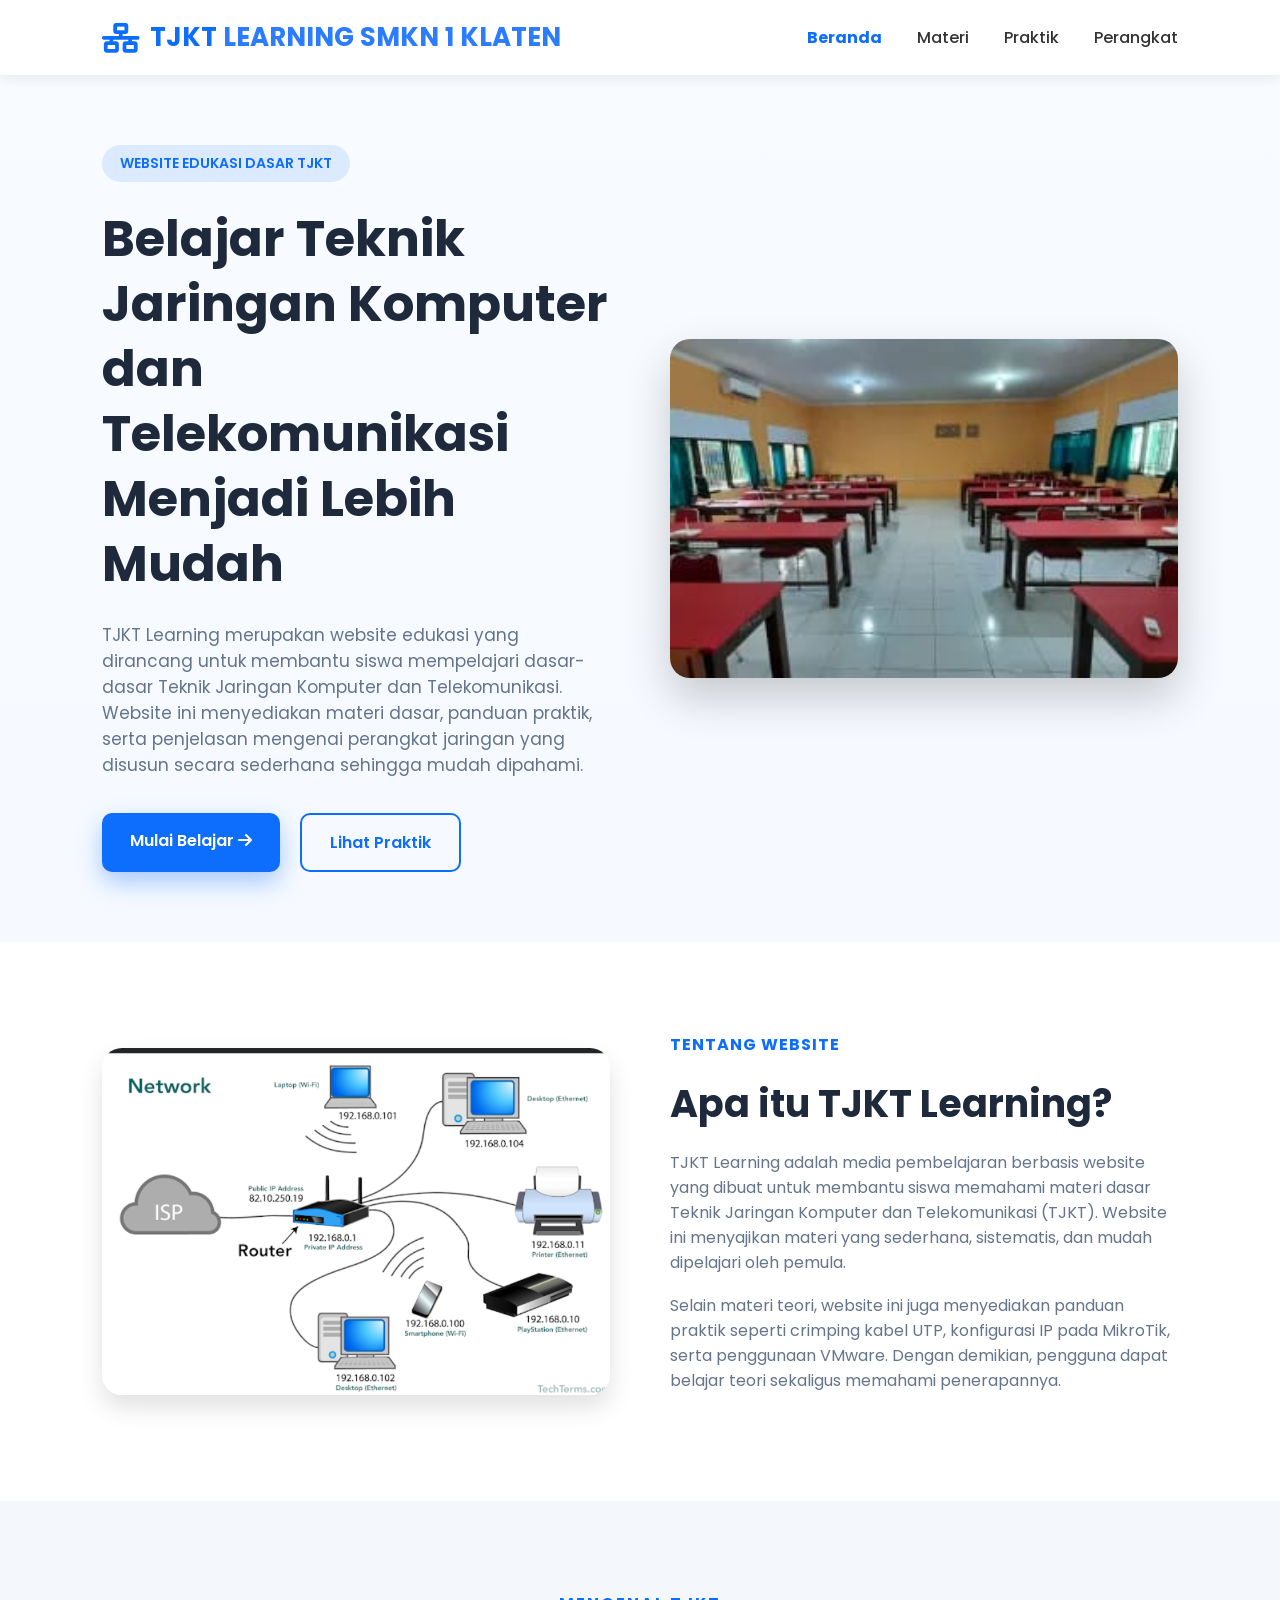
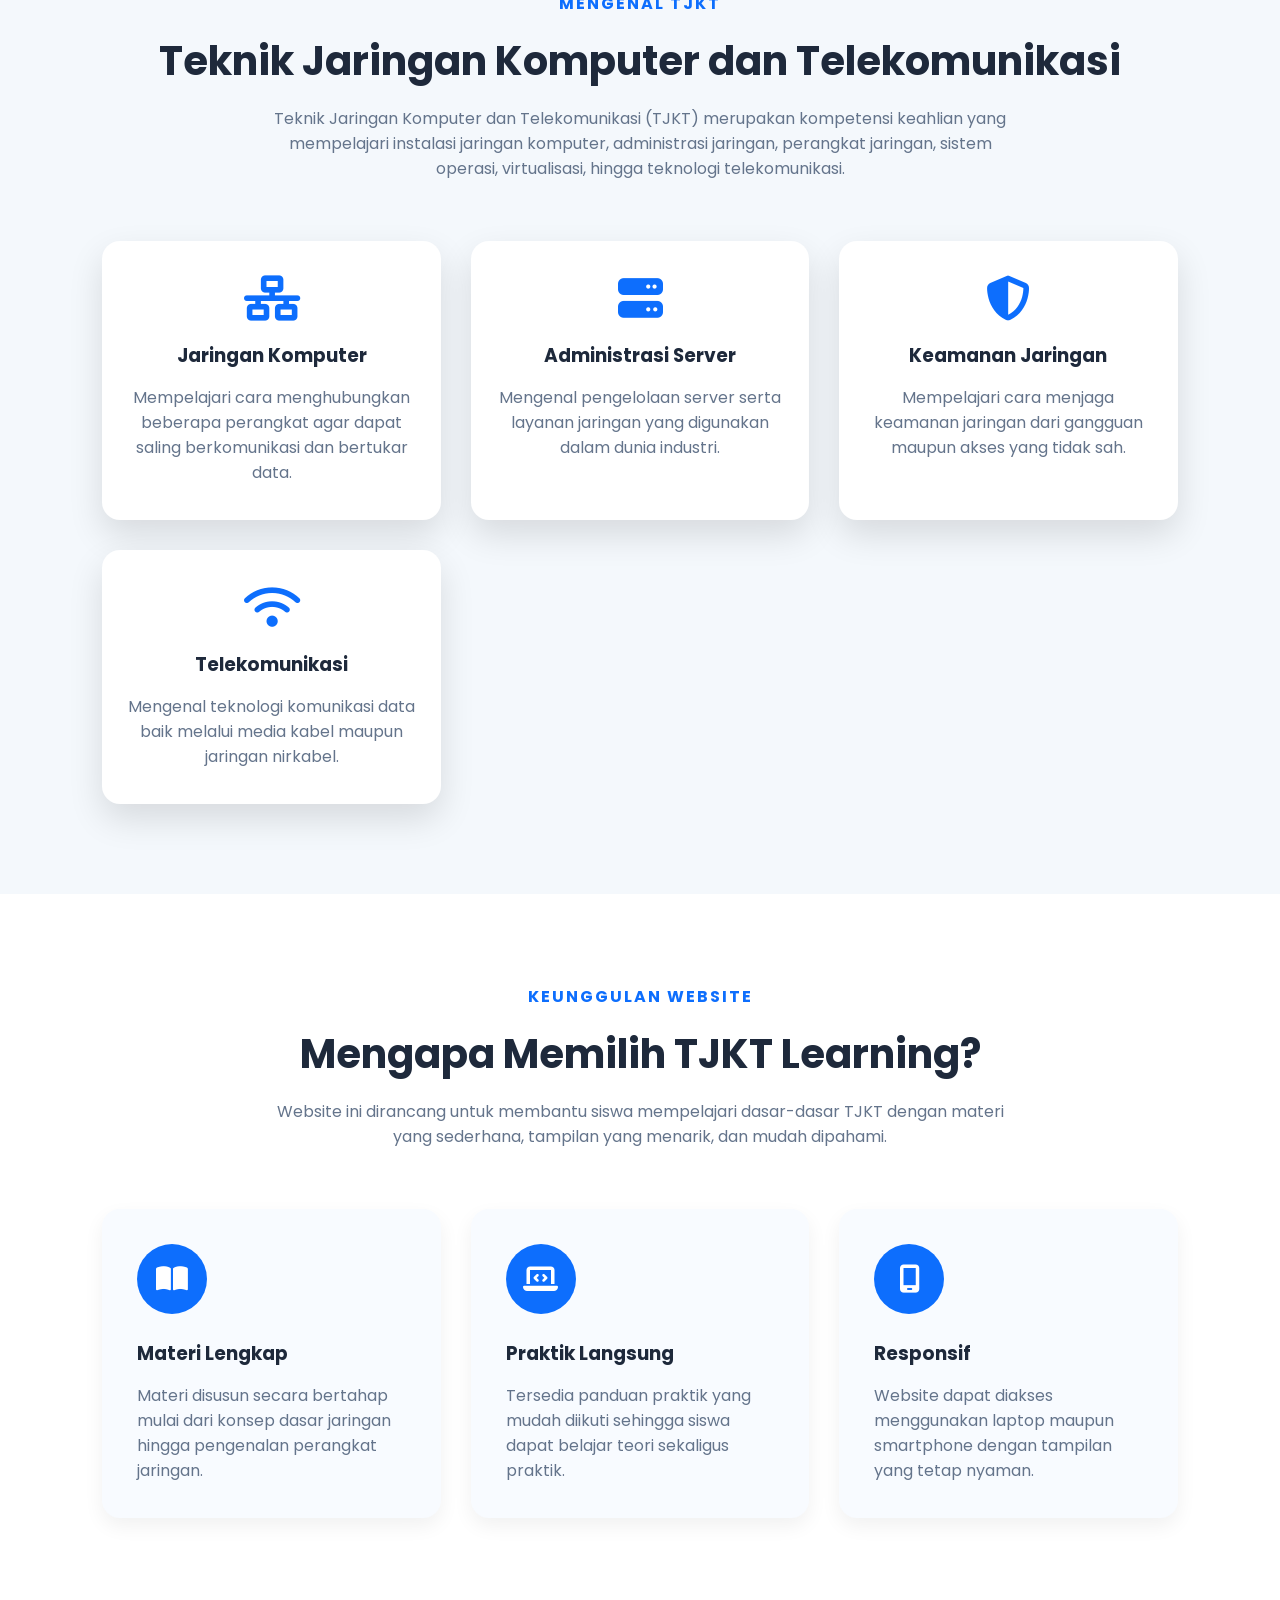
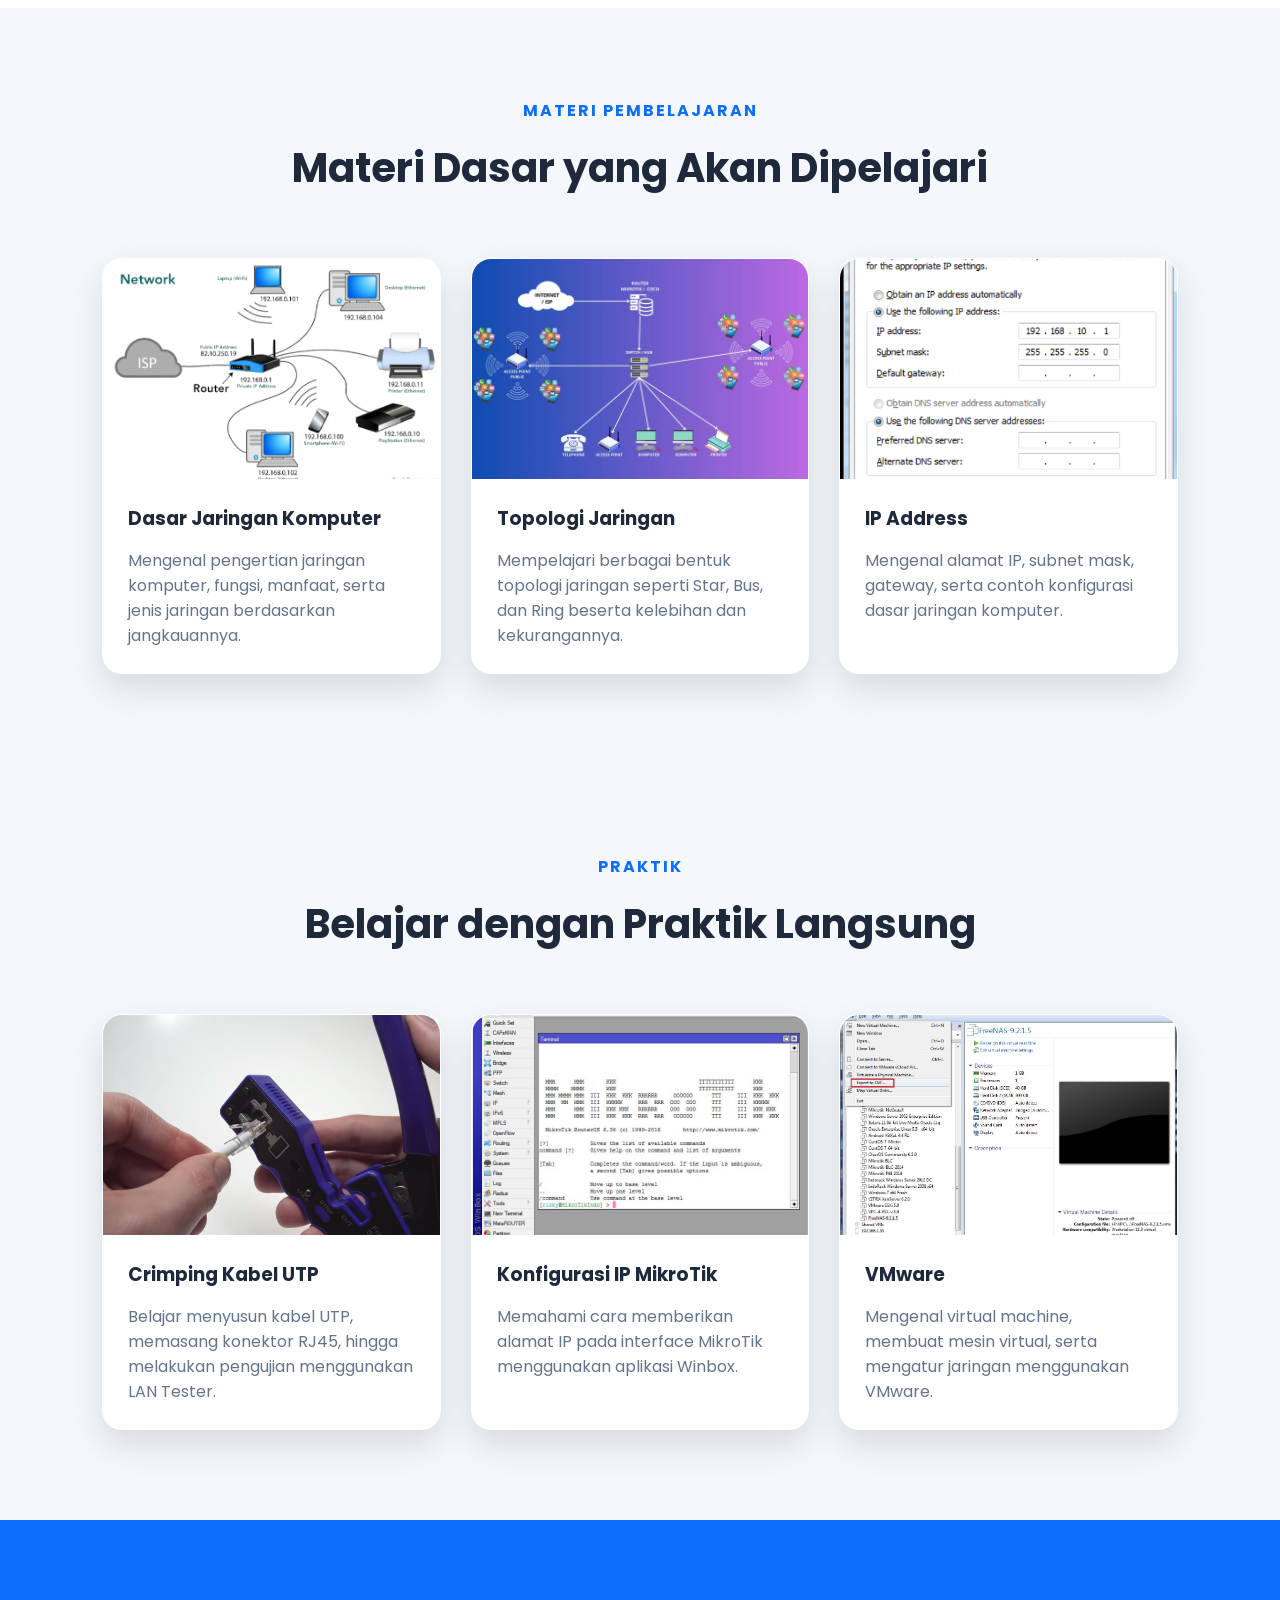
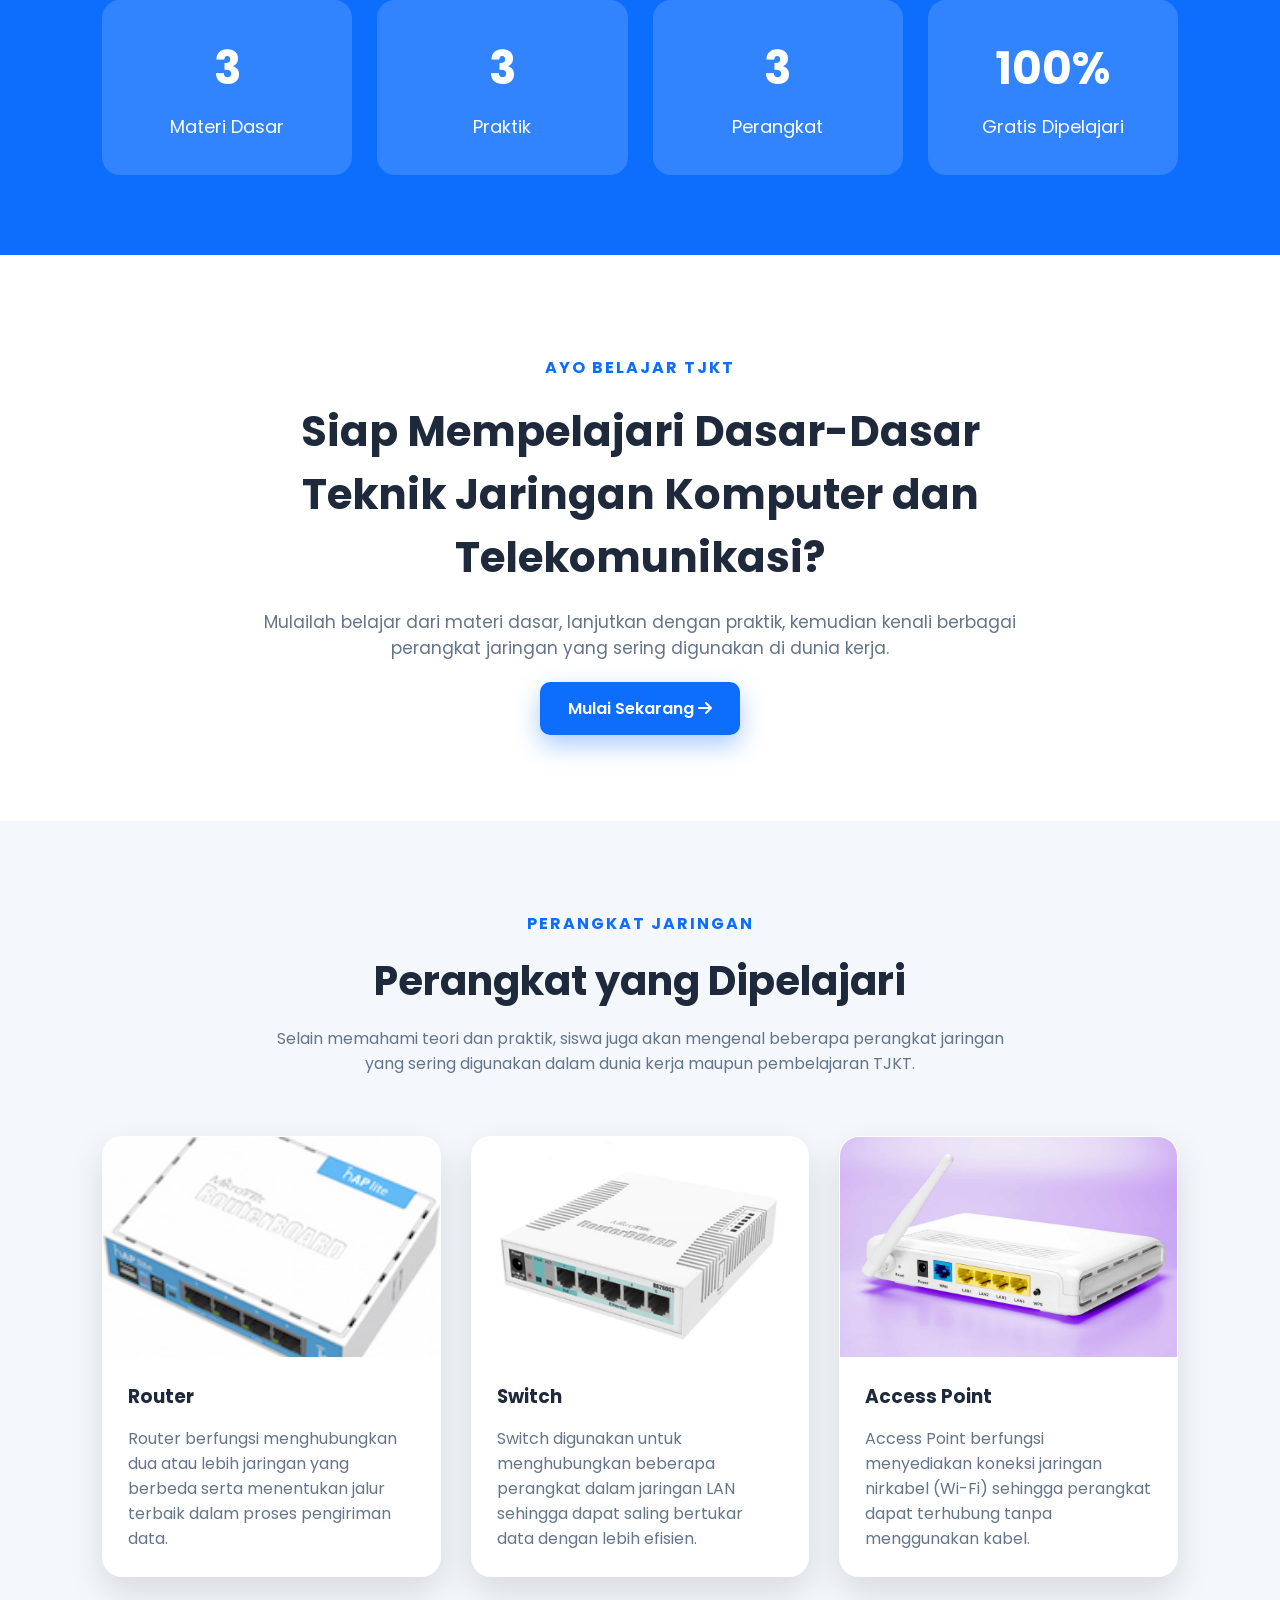
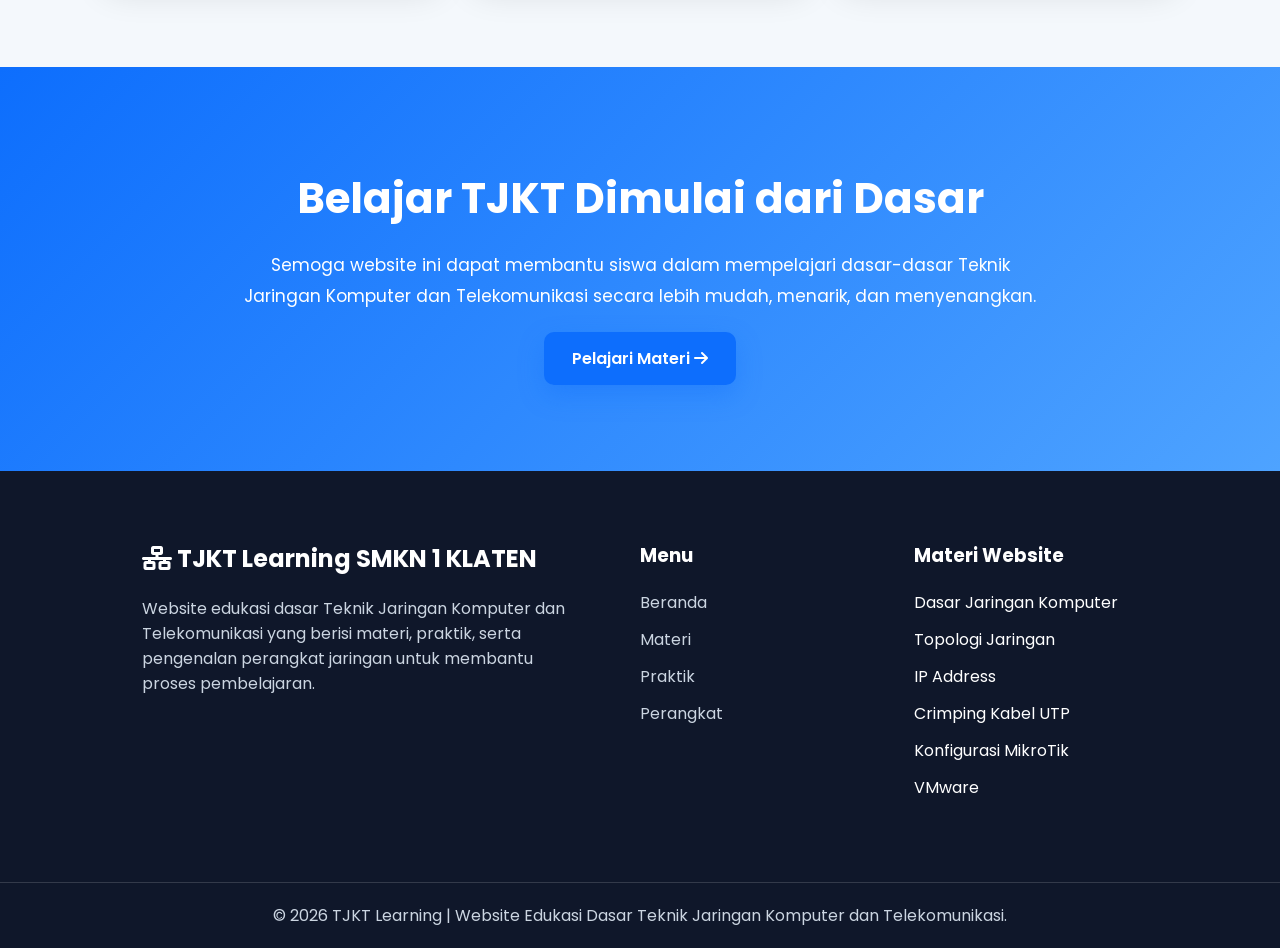
<file: index.html>
<!DOCTYPE html>
<html lang="id">

<head>
    <meta charset="UTF-8">
    <meta name="viewport" content="width=device-width, initial-scale=1.0">

    <title>TJKT Learning SMKN 1 KLATEN| Website Edukasi Dasar TJKT</title>

    <meta name="description"
        content="Website edukasi dasar Teknik Jaringan Komputer dan Telekomunikasi untuk membantu mempelajari materi, praktik, dan perangkat jaringan.">

    <!-- CSS -->
    <link rel="stylesheet" href="style.css">

    <!-- Font Awesome -->
    <link rel="stylesheet"
        href="https://cdnjs.cloudflare.com/ajax/libs/font-awesome/6.5.2/css/all.min.css">
</head>

<body>

    <!-- ================= NAVBAR ================= -->

    <header class="navbar">

        <div class="logo">

            <i class="fa-solid fa-network-wired"></i>

            <span>
                TJKT <span class="logo-blue">LEARNING SMKN 1 KLATEN</span>
            </span>

        </div>

        <nav>

            <a href="index.html" class="active">Beranda</a>

            <a href="materi.html">Materi</a>

            <a href="praktik.html">Praktik</a>

            <a href="perangkat.html">Perangkat</a>

        </nav>

    </header>


    <!-- ================= HERO ================= -->

    <section class="hero">

        <div class="hero-text">

            <span class="hero-tag">
                WEBSITE EDUKASI DASAR TJKT
            </span>

            <h1>
                Belajar Teknik Jaringan Komputer<br>
                dan Telekomunikasi<br>
                Menjadi Lebih Mudah
            </h1>

            <p>

                TJKT Learning merupakan website edukasi yang dirancang
                untuk membantu siswa mempelajari dasar-dasar Teknik
                Jaringan Komputer dan Telekomunikasi. Website ini
                menyediakan materi dasar, panduan praktik, serta
                penjelasan mengenai perangkat jaringan yang disusun
                secara sederhana sehingga mudah dipahami.

            </p>

            <div class="hero-button">

                <a href="materi.html" class="btn-primary">

                    Mulai Belajar

                    <i class="fa-solid fa-arrow-right"></i>

                </a>

                <a href="praktik.html" class="btn-secondary">

                    Lihat Praktik

                </a>

            </div>

        </div>


        <!-- FOTO HERO -->

        <div class="hero-image">

            <img src="images/hero.jpg"
                alt="Teknik Jaringan Komputer dan Telekomunikasi">

        </div>

    </section>



    <!-- ================= TENTANG WEBSITE ================= -->

    <section class="about">

        <div class="about-image">

            <img src="images/jaringan.jpg"
                alt="Jaringan Komputer">

        </div>


        <div class="about-text">

            <span>TENTANG WEBSITE</span>

            <h2>
                Apa itu TJKT Learning?
            </h2>

            <p>

                TJKT Learning adalah media pembelajaran berbasis website
                yang dibuat untuk membantu siswa memahami materi dasar
                Teknik Jaringan Komputer dan Telekomunikasi (TJKT).
                Website ini menyajikan materi yang sederhana,
                sistematis, dan mudah dipelajari oleh pemula.

            </p>

            <p>

                Selain materi teori, website ini juga menyediakan
                panduan praktik seperti crimping kabel UTP,
                konfigurasi IP pada MikroTik, serta penggunaan
                VMware. Dengan demikian, pengguna dapat belajar
                teori sekaligus memahami penerapannya.

            </p>

        </div>

    </section>



    <!-- ================= APA ITU TJKT ================= -->

    <section class="tjkt">

        <div class="section-title">

            <span>MENGENAL TJKT</span>

            <h2>
                Teknik Jaringan Komputer dan Telekomunikasi
            </h2>

            <p>

                Teknik Jaringan Komputer dan Telekomunikasi (TJKT)
                merupakan kompetensi keahlian yang mempelajari
                instalasi jaringan komputer, administrasi jaringan,
                perangkat jaringan, sistem operasi, virtualisasi,
                hingga teknologi telekomunikasi.

            </p>

        </div>


        <div class="tjkt-grid">

            <div class="tjkt-card">

                <i class="fa-solid fa-network-wired"></i>

                <h3>Jaringan Komputer</h3>

                <p>

                    Mempelajari cara menghubungkan beberapa perangkat
                    agar dapat saling berkomunikasi dan bertukar data.

                </p>

            </div>


            <div class="tjkt-card">

                <i class="fa-solid fa-server"></i>

                <h3>Administrasi Server</h3>

                <p>

                    Mengenal pengelolaan server serta layanan jaringan
                    yang digunakan dalam dunia industri.

                </p>

            </div>


            <div class="tjkt-card">

                <i class="fa-solid fa-shield-halved"></i>

                <h3>Keamanan Jaringan</h3>

                <p>

                    Mempelajari cara menjaga keamanan jaringan dari
                    gangguan maupun akses yang tidak sah.

                </p>

            </div>


            <div class="tjkt-card">

                <i class="fa-solid fa-wifi"></i>

                <h3>Telekomunikasi</h3>

                <p>

                    Mengenal teknologi komunikasi data baik melalui
                    media kabel maupun jaringan nirkabel.

                </p>

            </div>

        </div>

    </section>

    <!-- ======== LANJUT BAGIAN 2 ======== -->
         <!-- ================= KEUNGGULAN WEBSITE ================= -->

    <section class="keunggulan">

        <div class="section-title">

            <span>KEUNGGULAN WEBSITE</span>

            <h2>Mengapa Memilih TJKT Learning?</h2>

            <p>
                Website ini dirancang untuk membantu siswa mempelajari
                dasar-dasar TJKT dengan materi yang sederhana,
                tampilan yang menarik, dan mudah dipahami.
            </p>

        </div>

        <div class="keunggulan-grid">

            <div class="keunggulan-card">

                <i class="fa-solid fa-book-open"></i>

                <h3>Materi Lengkap</h3>

                <p>
                    Materi disusun secara bertahap mulai dari konsep
                    dasar jaringan hingga pengenalan perangkat jaringan.
                </p>

            </div>

            <div class="keunggulan-card">

                <i class="fa-solid fa-laptop-code"></i>

                <h3>Praktik Langsung</h3>

                <p>
                    Tersedia panduan praktik yang mudah diikuti sehingga
                    siswa dapat belajar teori sekaligus praktik.
                </p>

            </div>

            <div class="keunggulan-card">

                <i class="fa-solid fa-mobile-screen"></i>

                <h3>Responsif</h3>

                <p>
                    Website dapat diakses menggunakan laptop maupun
                    smartphone dengan tampilan yang tetap nyaman.
                </p>

            </div>

        </div>

    </section>


    <!-- ================= PREVIEW MATERI ================= -->

    <section class="preview">

        <div class="section-title">

            <span>MATERI PEMBELAJARAN</span>

            <h2>Materi Dasar yang Akan Dipelajari</h2>

        </div>

        <div class="preview-grid">

            <div class="preview-card">

                <img src="images/jaringan.jpg" alt="Jaringan Komputer">

                <div class="preview-content">

                    <h3>Dasar Jaringan Komputer</h3>

                    <p>
                        Mengenal pengertian jaringan komputer,
                        fungsi, manfaat, serta jenis jaringan
                        berdasarkan jangkauannya.
                    </p>

                </div>

            </div>


            <div class="preview-card">

                <img src="images/topologi.jpg" alt="Topologi">

                <div class="preview-content">

                    <h3>Topologi Jaringan</h3>

                    <p>
                        Mempelajari berbagai bentuk topologi jaringan
                        seperti Star, Bus, dan Ring beserta
                        kelebihan dan kekurangannya.
                    </p>

                </div>

            </div>


            <div class="preview-card">

                <img src="images/ip-address.jpg" alt="IP Address">

                <div class="preview-content">

                    <h3>IP Address</h3>

                    <p>
                        Mengenal alamat IP, subnet mask,
                        gateway, serta contoh konfigurasi
                        dasar jaringan komputer.
                    </p>

                </div>

            </div>

        </div>

    </section>



    <!-- ================= PREVIEW PRAKTIK ================= -->

    <section class="praktik-home">

        <div class="section-title">

            <span>PRAKTIK</span>

            <h2>Belajar dengan Praktik Langsung</h2>

        </div>

        <div class="preview-grid">

            <div class="preview-card">

                <img src="images/crimping.jpg" alt="Crimping">

                <div class="preview-content">

                    <h3>Crimping Kabel UTP</h3>

                    <p>
                        Belajar menyusun kabel UTP,
                        memasang konektor RJ45,
                        hingga melakukan pengujian
                        menggunakan LAN Tester.
                    </p>

                </div>

            </div>


            <div class="preview-card">

                <img src="images/mikrotik.jpg" alt="Mikrotik">

                <div class="preview-content">

                    <h3>Konfigurasi IP MikroTik</h3>

                    <p>
                        Memahami cara memberikan
                        alamat IP pada interface MikroTik
                        menggunakan aplikasi Winbox.
                    </p>

                </div>

            </div>


            <div class="preview-card">

                <img src="images/vmware.jpg" alt="VMware">

                <div class="preview-content">

                    <h3>VMware</h3>

                    <p>
                        Mengenal virtual machine,
                        membuat mesin virtual,
                        serta mengatur jaringan
                        menggunakan VMware.
                    </p>

                </div>

            </div>

        </div>

    </section>



    <!-- ================= STATISTIK ================= -->

    <section class="statistik">

        <div class="stat-box">

            <h2>3</h2>

            <p>Materi Dasar</p>

        </div>

        <div class="stat-box">

            <h2>3</h2>

            <p>Praktik</p>

        </div>

        <div class="stat-box">

            <h2>3</h2>

            <p>Perangkat</p>

        </div>

        <div class="stat-box">

            <h2>100%</h2>

            <p>Gratis Dipelajari</p>

        </div>

    </section>



    <!-- ================= AJAKAN ================= -->

    <section class="cta">

        <div class="cta-text">

            <span>AYO BELAJAR TJKT</span>

            <h2>
                Siap Mempelajari Dasar-Dasar
                Teknik Jaringan Komputer dan Telekomunikasi?
            </h2>

            <p>

                Mulailah belajar dari materi dasar,
                lanjutkan dengan praktik,
                kemudian kenali berbagai perangkat jaringan
                yang sering digunakan di dunia kerja.

            </p>

            <a href="materi.html" class="btn-primary">

                Mulai Sekarang

                <i class="fa-solid fa-arrow-right"></i>

            </a>

        </div>

    </section>

    <!-- ======== LANJUT BAGIAN 3 ======== -->
         <!-- ================= PREVIEW PERANGKAT ================= -->

    <section class="perangkat-home">

        <div class="section-title">

            <span>PERANGKAT JARINGAN</span>

            <h2>Perangkat yang Dipelajari</h2>

            <p>
                Selain memahami teori dan praktik, siswa juga akan
                mengenal beberapa perangkat jaringan yang sering
                digunakan dalam dunia kerja maupun pembelajaran TJKT.
            </p>

        </div>

        <div class="preview-grid">

            <!-- Router -->

            <div class="preview-card">

                <img src="images/router.jpg"
                    alt="Router">

                <div class="preview-content">

                    <h3>Router</h3>

                    <p>
                        Router berfungsi menghubungkan dua atau lebih
                        jaringan yang berbeda serta menentukan jalur
                        terbaik dalam proses pengiriman data.
                    </p>

                </div>

            </div>


            <!-- Switch -->

            <div class="preview-card">

                <img src="images/switch.jpg"
                    alt="Switch">

                <div class="preview-content">

                    <h3>Switch</h3>

                    <p>
                        Switch digunakan untuk menghubungkan beberapa
                        perangkat dalam jaringan LAN sehingga dapat
                        saling bertukar data dengan lebih efisien.
                    </p>

                </div>

            </div>


            <!-- Access Point -->

            <div class="preview-card">

                <img src="images/access-point.jpg"
                    alt="Access Point">

                <div class="preview-content">

                    <h3>Access Point</h3>

                    <p>
                        Access Point berfungsi menyediakan koneksi
                        jaringan nirkabel (Wi-Fi) sehingga perangkat
                        dapat terhubung tanpa menggunakan kabel.
                    </p>

                </div>

            </div>

        </div>

    </section>



    <!-- ================= PENUTUP ================= -->

    <section class="closing">

        <div class="closing-content">

            <h2>
                Belajar TJKT Dimulai dari Dasar
            </h2>

            <p>

                Semoga website ini dapat membantu siswa dalam
                mempelajari dasar-dasar Teknik Jaringan Komputer
                dan Telekomunikasi secara lebih mudah,
                menarik, dan menyenangkan.

            </p>

            <a href="materi.html" class="btn-primary">

                Pelajari Materi

                <i class="fa-solid fa-arrow-right"></i>

            </a>

        </div>

    </section>



    <!-- ================= FOOTER ================= -->

    <footer class="footer">

        <div class="footer-container">

            <div class="footer-about">

                <h2>
                    <i class="fa-solid fa-network-wired"></i>

                    TJKT Learning SMKN 1 KLATEN
                </h2>

                <p>

                    Website edukasi dasar Teknik Jaringan
                    Komputer dan Telekomunikasi yang berisi
                    materi, praktik, serta pengenalan perangkat
                    jaringan untuk membantu proses pembelajaran.

                </p>

            </div>


            <div class="footer-menu">

                <h3>Menu</h3>

                <ul>

                    <li>
                        <a href="index.html">
                            Beranda
                        </a>
                    </li>

                    <li>
                        <a href="materi.html">
                            Materi
                        </a>
                    </li>

                    <li>
                        <a href="praktik.html">
                            Praktik
                        </a>
                    </li>

                    <li>
                        <a href="perangkat.html">
                            Perangkat
                        </a>
                    </li>

                </ul>

            </div>


            <div class="footer-contact">

                <h3>Materi Website</h3>

                <ul>

                    <li>
                        Dasar Jaringan Komputer
                    </li>

                    <li>
                        Topologi Jaringan
                    </li>

                    <li>
                        IP Address
                    </li>

                    <li>
                        Crimping Kabel UTP
                    </li>

                    <li>
                        Konfigurasi MikroTik
                    </li>

                    <li>
                        VMware
                    </li>

                </ul>

            </div>

        </div>


        <div class="footer-bottom">

            <p>

                © 2026 TJKT Learning | Website Edukasi Dasar Teknik
                Jaringan Komputer dan Telekomunikasi.

            </p>

        </div>

    </footer>

</body>

</html>
</file>
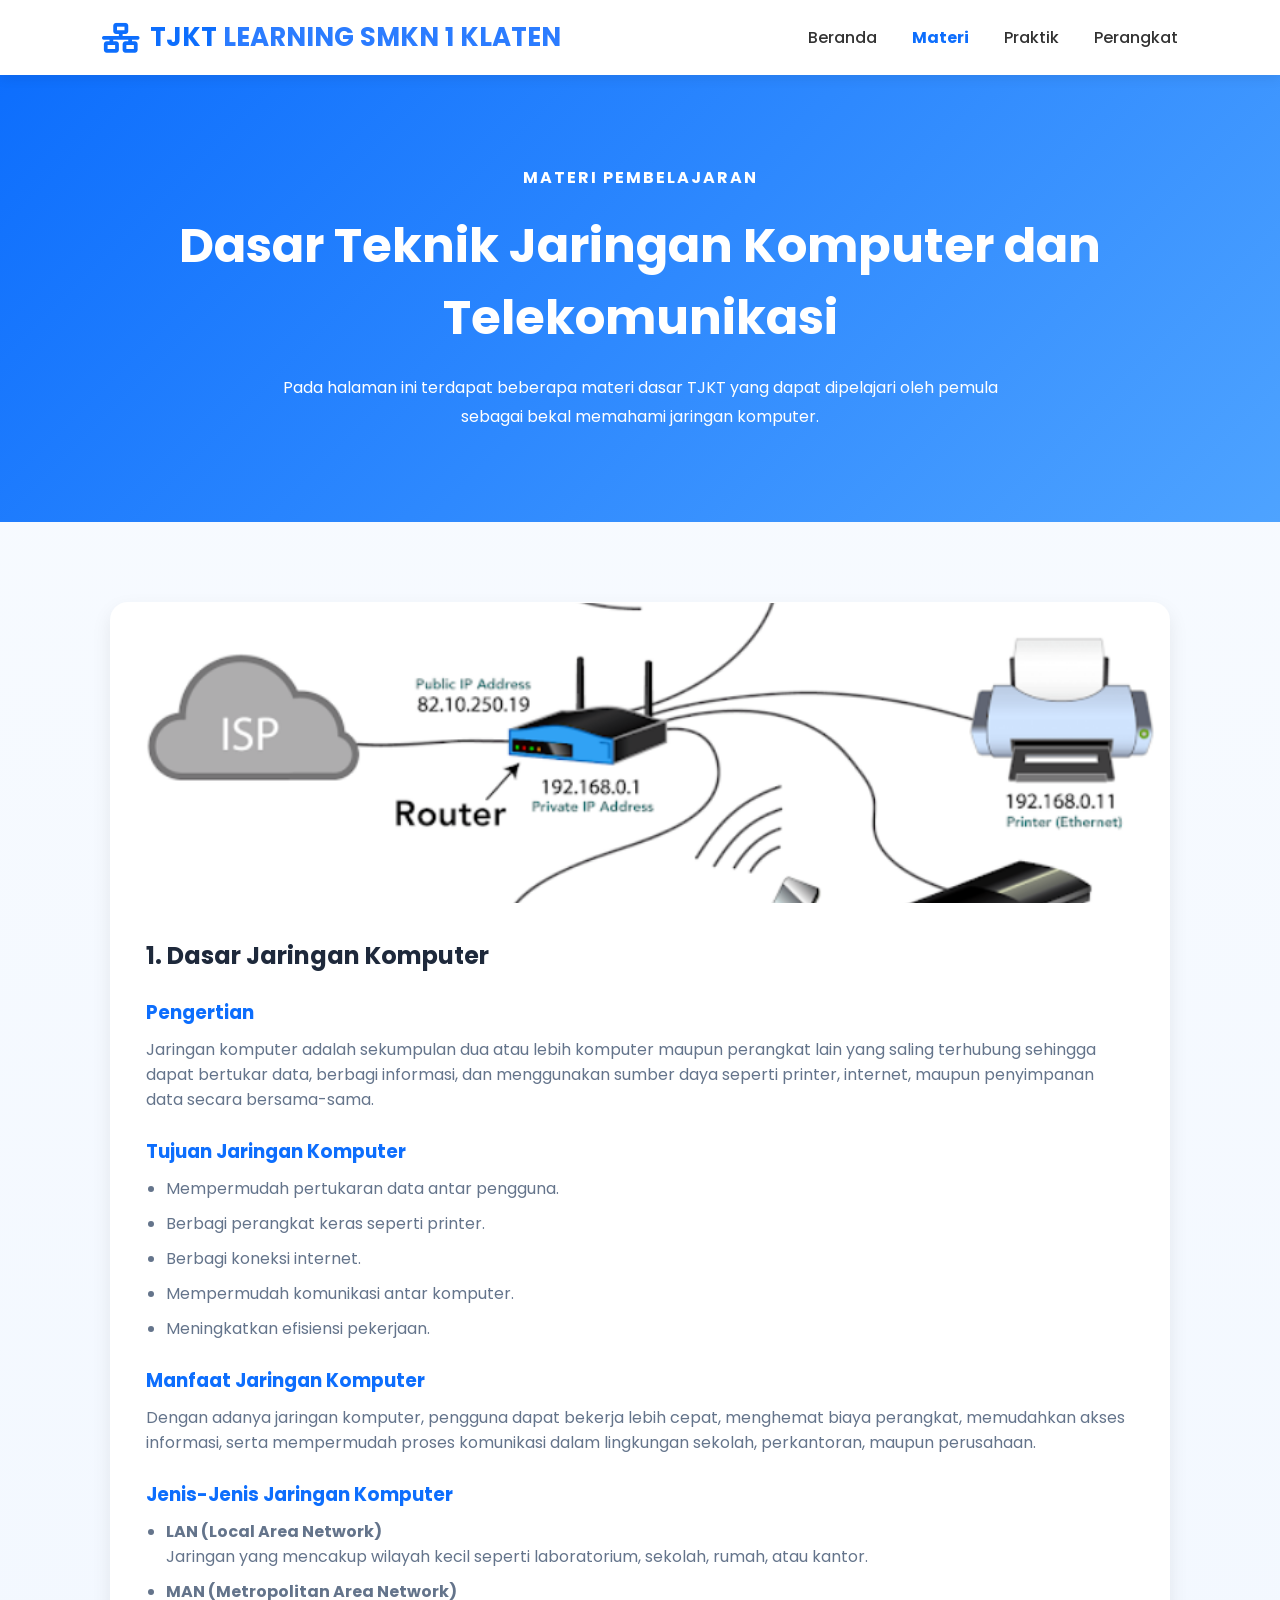
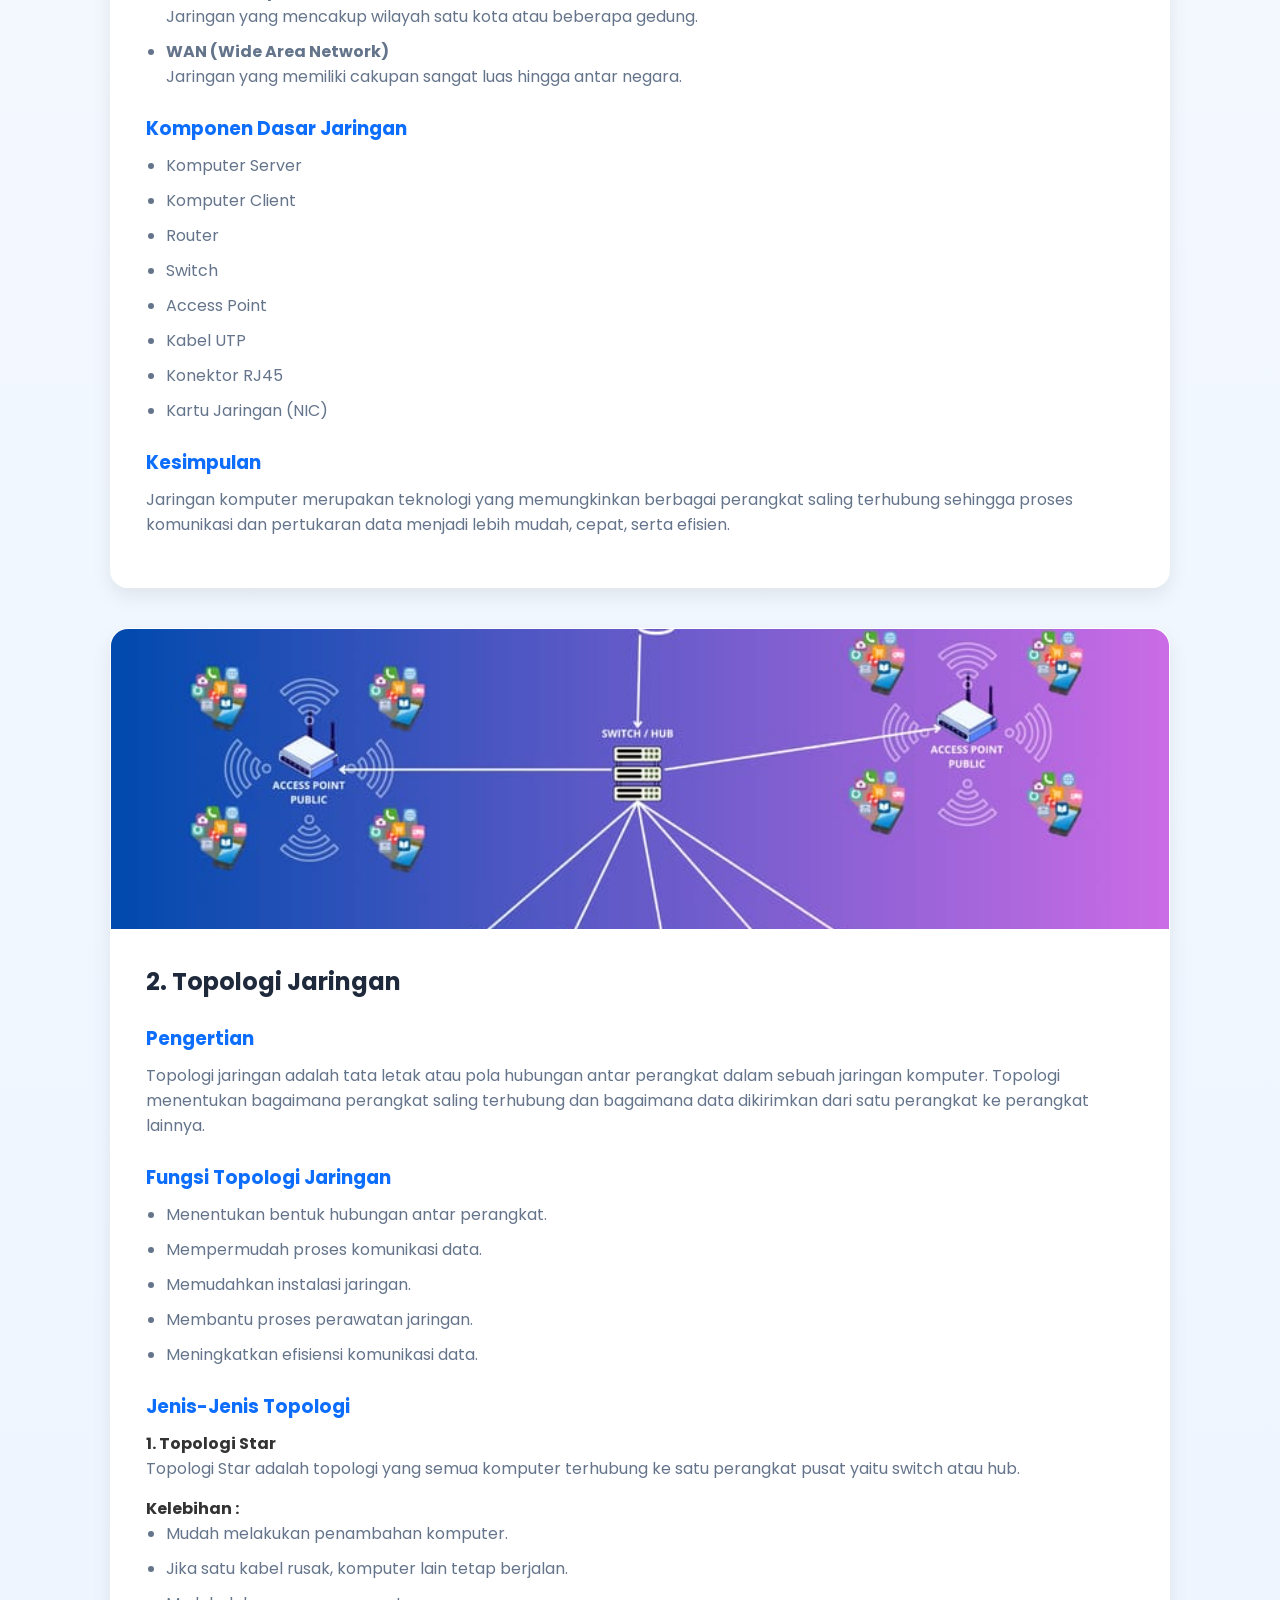
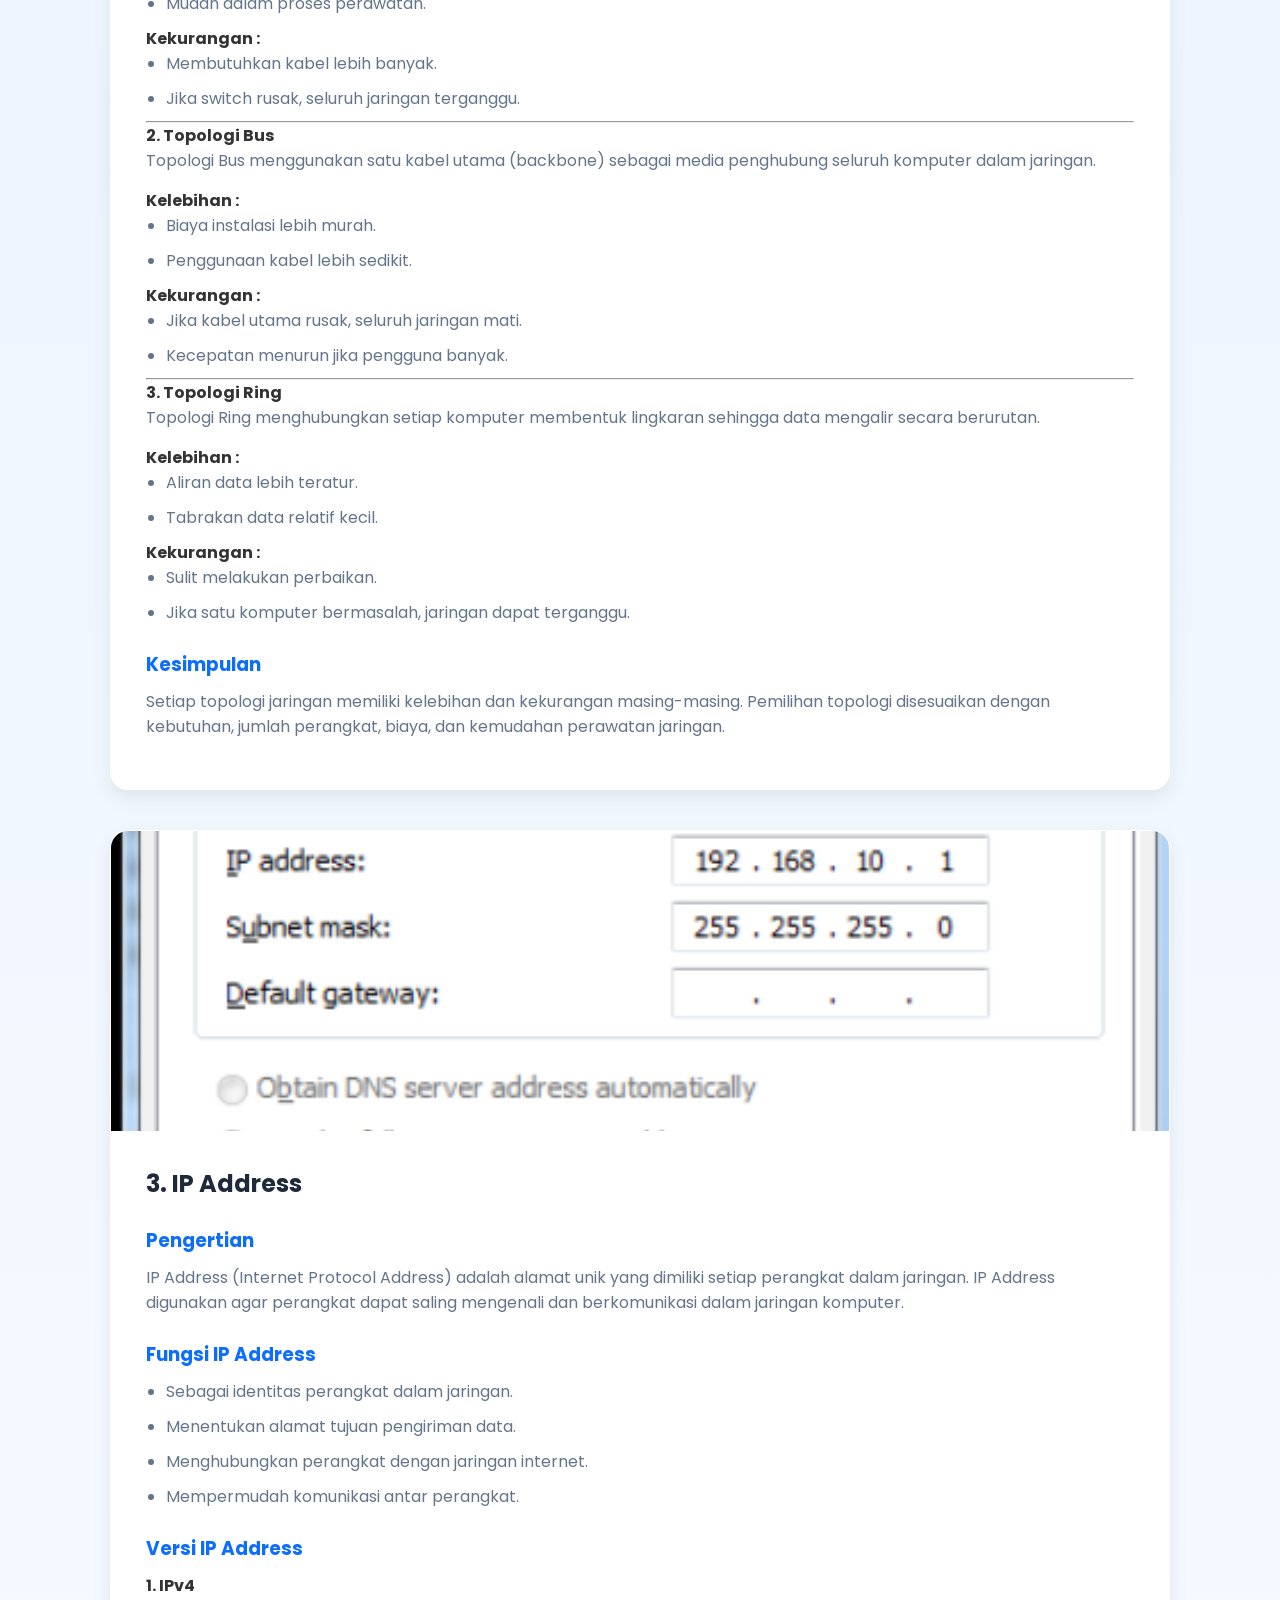
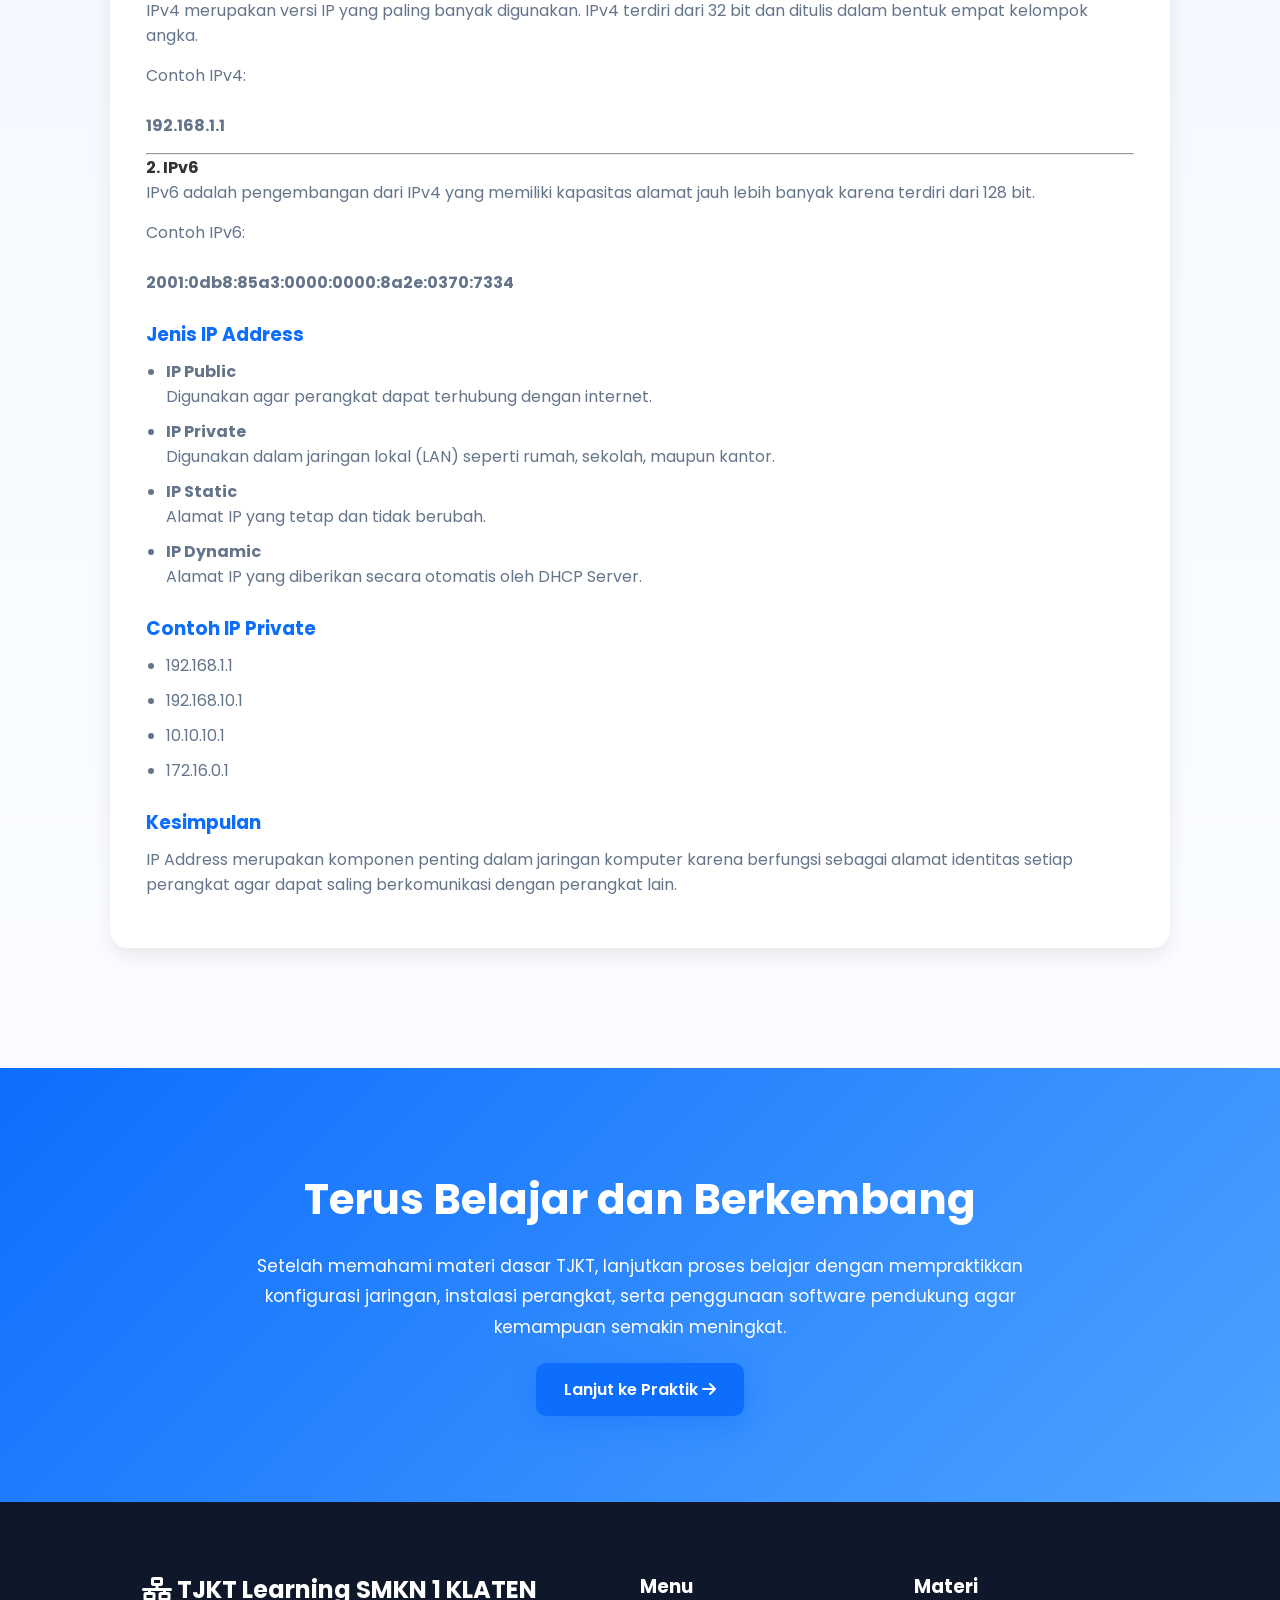
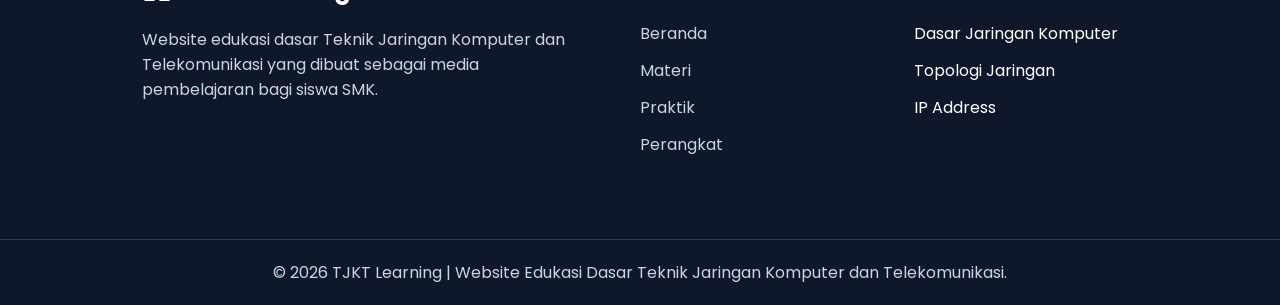
<file: materi.html>
<!DOCTYPE html>
<html lang="id">

<head>

    <meta charset="UTF-8">

    <meta name="viewport"
        content="width=device-width, initial-scale=1.0">

    <title>Materi | TJKT LEARNING SMKN 1 KLATEN</title>

    <link rel="stylesheet"
        href="style.css">

    <link rel="stylesheet"
        href="https://cdnjs.cloudflare.com/ajax/libs/font-awesome/6.5.2/css/all.min.css">

</head>

<body>


    <!-- ================= NAVBAR ================= -->

    <header class="navbar">

        <div class="logo">

            <i class="fa-solid fa-network-wired"></i>

            <span>
                TJKT <span class="logo-blue">LEARNING SMKN 1 KLATEN</span>
            </span>

        </div>

        <nav>

            <a href="index.html">Beranda</a>

            <a href="materi.html" class="active">
                Materi
            </a>

            <a href="praktik.html">
                Praktik
            </a>

            <a href="perangkat.html">
                Perangkat
            </a>

        </nav>

    </header>



    <!-- ================= HEADER ================= -->

    <section class="page-header">

        <span>MATERI PEMBELAJARAN</span>

        <h1>
            Dasar Teknik Jaringan Komputer
            dan Telekomunikasi
        </h1>

        <p>

            Pada halaman ini terdapat beberapa materi dasar
            TJKT yang dapat dipelajari oleh pemula sebagai
            bekal memahami jaringan komputer.

        </p>

    </section>



    <!-- ================= MATERI ================= -->

    <main class="materi-container">


        <!-- ==========================================
             MATERI 1
        =========================================== -->

        <article class="materi-card">

            <img src="images/jaringan.jpg"
                alt="Jaringan Komputer">


            <div class="materi-content">

                <h2>
                    1. Dasar Jaringan Komputer
                </h2>


                <h3>Pengertian</h3>

                <p>

                    Jaringan komputer adalah sekumpulan dua atau
                    lebih komputer maupun perangkat lain yang
                    saling terhubung sehingga dapat bertukar data,
                    berbagi informasi, dan menggunakan sumber daya
                    seperti printer, internet, maupun penyimpanan
                    data secara bersama-sama.

                </p>


                <h3>Tujuan Jaringan Komputer</h3>

                <ul>

                    <li>
                        Mempermudah pertukaran data antar pengguna.
                    </li>

                    <li>
                        Berbagi perangkat keras seperti printer.
                    </li>

                    <li>
                        Berbagi koneksi internet.
                    </li>

                    <li>
                        Mempermudah komunikasi antar komputer.
                    </li>

                    <li>
                        Meningkatkan efisiensi pekerjaan.
                    </li>

                </ul>


                <h3>Manfaat Jaringan Komputer</h3>

                <p>

                    Dengan adanya jaringan komputer,
                    pengguna dapat bekerja lebih cepat,
                    menghemat biaya perangkat,
                    memudahkan akses informasi,
                    serta mempermudah proses komunikasi
                    dalam lingkungan sekolah,
                    perkantoran, maupun perusahaan.

                </p>


                <h3>Jenis-Jenis Jaringan Komputer</h3>

                <ul>

                    <li>

                        <strong>LAN (Local Area Network)</strong>

                        <br>

                        Jaringan yang mencakup wilayah kecil
                        seperti laboratorium, sekolah,
                        rumah, atau kantor.

                    </li>

                    <li>

                        <strong>MAN (Metropolitan Area Network)</strong>

                        <br>

                        Jaringan yang mencakup wilayah
                        satu kota atau beberapa gedung.

                    </li>

                    <li>

                        <strong>WAN (Wide Area Network)</strong>

                        <br>

                        Jaringan yang memiliki cakupan
                        sangat luas hingga antar negara.

                    </li>

                </ul>


                <h3>Komponen Dasar Jaringan</h3>

                <ul>

                    <li>Komputer Server</li>

                    <li>Komputer Client</li>

                    <li>Router</li>

                    <li>Switch</li>

                    <li>Access Point</li>

                    <li>Kabel UTP</li>

                    <li>Konektor RJ45</li>

                    <li>Kartu Jaringan (NIC)</li>

                </ul>


                <h3>Kesimpulan</h3>

                <p>

                    Jaringan komputer merupakan teknologi
                    yang memungkinkan berbagai perangkat
                    saling terhubung sehingga proses
                    komunikasi dan pertukaran data menjadi
                    lebih mudah, cepat, serta efisien.

                </p>

            </div>

        </article>


    <!-- ======== LANJUT KE BAGIAN 2 ======== -->
           <!-- ==========================================
             MATERI 2
        =========================================== -->

        <article class="materi-card">

            <img src="images/topologi.jpg"
                alt="Topologi Jaringan">

            <div class="materi-content">

                <h2>
                    2. Topologi Jaringan
                </h2>

                <h3>Pengertian</h3>

                <p>

                    Topologi jaringan adalah tata letak atau pola
                    hubungan antar perangkat dalam sebuah jaringan
                    komputer. Topologi menentukan bagaimana perangkat
                    saling terhubung dan bagaimana data dikirimkan
                    dari satu perangkat ke perangkat lainnya.

                </p>

                <h3>Fungsi Topologi Jaringan</h3>

                <ul>

                    <li>Menentukan bentuk hubungan antar perangkat.</li>

                    <li>Mempermudah proses komunikasi data.</li>

                    <li>Memudahkan instalasi jaringan.</li>

                    <li>Membantu proses perawatan jaringan.</li>

                    <li>Meningkatkan efisiensi komunikasi data.</li>

                </ul>

                <h3>Jenis-Jenis Topologi</h3>

                <h4>1. Topologi Star</h4>

                <p>

                    Topologi Star adalah topologi yang semua komputer
                    terhubung ke satu perangkat pusat yaitu switch
                    atau hub.

                </p>

                <strong>Kelebihan :</strong>

                <ul>

                    <li>Mudah melakukan penambahan komputer.</li>

                    <li>Jika satu kabel rusak, komputer lain tetap berjalan.</li>

                    <li>Mudah dalam proses perawatan.</li>

                </ul>

                <strong>Kekurangan :</strong>

                <ul>

                    <li>Membutuhkan kabel lebih banyak.</li>

                    <li>Jika switch rusak, seluruh jaringan terganggu.</li>

                </ul>

                <hr>

                <h4>2. Topologi Bus</h4>

                <p>

                    Topologi Bus menggunakan satu kabel utama
                    (backbone) sebagai media penghubung seluruh
                    komputer dalam jaringan.

                </p>

                <strong>Kelebihan :</strong>

                <ul>

                    <li>Biaya instalasi lebih murah.</li>

                    <li>Penggunaan kabel lebih sedikit.</li>

                </ul>

                <strong>Kekurangan :</strong>

                <ul>

                    <li>Jika kabel utama rusak, seluruh jaringan mati.</li>

                    <li>Kecepatan menurun jika pengguna banyak.</li>

                </ul>

                <hr>

                <h4>3. Topologi Ring</h4>

                <p>

                    Topologi Ring menghubungkan setiap komputer
                    membentuk lingkaran sehingga data mengalir
                    secara berurutan.

                </p>

                <strong>Kelebihan :</strong>

                <ul>

                    <li>Aliran data lebih teratur.</li>

                    <li>Tabrakan data relatif kecil.</li>

                </ul>

                <strong>Kekurangan :</strong>

                <ul>

                    <li>Sulit melakukan perbaikan.</li>

                    <li>Jika satu komputer bermasalah,
                        jaringan dapat terganggu.</li>

                </ul>

                <h3>Kesimpulan</h3>

                <p>

                    Setiap topologi jaringan memiliki kelebihan
                    dan kekurangan masing-masing. Pemilihan topologi
                    disesuaikan dengan kebutuhan, jumlah perangkat,
                    biaya, dan kemudahan perawatan jaringan.

                </p>

            </div>

        </article>

    <!-- ======== LANJUT BAGIAN 3 ======== --> 
             <!-- ==========================================
             MATERI 3
        =========================================== -->

        <article class="materi-card">

            <img src="images/ip-address.jpg"
                alt="IP Address">

            <div class="materi-content">

                <h2>
                    3. IP Address
                </h2>

                <h3>Pengertian</h3>

                <p>

                    IP Address (Internet Protocol Address) adalah alamat
                    unik yang dimiliki setiap perangkat dalam jaringan.
                    IP Address digunakan agar perangkat dapat saling
                    mengenali dan berkomunikasi dalam jaringan komputer.

                </p>

                <h3>Fungsi IP Address</h3>

                <ul>

                    <li>Sebagai identitas perangkat dalam jaringan.</li>

                    <li>Menentukan alamat tujuan pengiriman data.</li>

                    <li>Menghubungkan perangkat dengan jaringan internet.</li>

                    <li>Mempermudah komunikasi antar perangkat.</li>

                </ul>

                <h3>Versi IP Address</h3>

                <h4>1. IPv4</h4>

                <p>

                    IPv4 merupakan versi IP yang paling banyak digunakan.
                    IPv4 terdiri dari 32 bit dan ditulis dalam bentuk
                    empat kelompok angka.

                </p>

                <p>

                    Contoh IPv4:

                    <br><br>

                    <strong>192.168.1.1</strong>

                </p>

                <hr>

                <h4>2. IPv6</h4>

                <p>

                    IPv6 adalah pengembangan dari IPv4 yang memiliki
                    kapasitas alamat jauh lebih banyak karena terdiri
                    dari 128 bit.

                </p>

                <p>

                    Contoh IPv6:

                    <br><br>

                    <strong>
                        2001:0db8:85a3:0000:0000:8a2e:0370:7334
                    </strong>

                </p>

                <h3>Jenis IP Address</h3>

                <ul>

                    <li>
                        <strong>IP Public</strong><br>
                        Digunakan agar perangkat dapat terhubung
                        dengan internet.
                    </li>

                    <li>
                        <strong>IP Private</strong><br>
                        Digunakan dalam jaringan lokal (LAN)
                        seperti rumah, sekolah, maupun kantor.
                    </li>

                    <li>
                        <strong>IP Static</strong><br>
                        Alamat IP yang tetap dan tidak berubah.
                    </li>

                    <li>
                        <strong>IP Dynamic</strong><br>
                        Alamat IP yang diberikan secara otomatis
                        oleh DHCP Server.
                    </li>

                </ul>

                <h3>Contoh IP Private</h3>

                <ul>

                    <li>192.168.1.1</li>

                    <li>192.168.10.1</li>

                    <li>10.10.10.1</li>

                    <li>172.16.0.1</li>

                </ul>

                <h3>Kesimpulan</h3>

                <p>

                    IP Address merupakan komponen penting dalam jaringan
                    komputer karena berfungsi sebagai alamat identitas
                    setiap perangkat agar dapat saling berkomunikasi
                    dengan perangkat lain.

                </p>

            </div>

        </article>

    </main>



    <!-- ================= PENUTUP ================= -->

    <section class="closing">

        <div class="closing-content">

            <h2>
                Terus Belajar dan Berkembang
            </h2>

            <p>

                Setelah memahami materi dasar TJKT, lanjutkan proses
                belajar dengan mempraktikkan konfigurasi jaringan,
                instalasi perangkat, serta penggunaan software
                pendukung agar kemampuan semakin meningkat.

            </p>

            <a href="praktik.html" class="btn-primary">

                Lanjut ke Praktik

                <i class="fa-solid fa-arrow-right"></i>

            </a>

        </div>

    </section>



    <!-- ================= FOOTER ================= -->

    <footer class="footer">

        <div class="footer-container">

            <div class="footer-about">

                <h2>

                    <i class="fa-solid fa-network-wired"></i>

                    TJKT Learning SMKN 1 KLATEN

                </h2>

                <p>

                    Website edukasi dasar Teknik Jaringan Komputer
                    dan Telekomunikasi yang dibuat sebagai media
                    pembelajaran bagi siswa SMK.

                </p>

            </div>


            <div class="footer-menu">

                <h3>Menu</h3>

                <ul>

                    <li><a href="index.html">Beranda</a></li>

                    <li><a href="materi.html">Materi</a></li>

                    <li><a href="praktik.html">Praktik</a></li>

                    <li><a href="perangkat.html">Perangkat</a></li>

                </ul>

            </div>


            <div class="footer-contact">

                <h3>Materi</h3>

                <ul>

                    <li>Dasar Jaringan Komputer</li>

                    <li>Topologi Jaringan</li>

                    <li>IP Address</li>

                </ul>

            </div>

        </div>


        <div class="footer-bottom">

            <p>

                © 2026 TJKT Learning | Website Edukasi Dasar
                Teknik Jaringan Komputer dan Telekomunikasi.

            </p>

        </div>

    </footer>

</body>

</html>
</file>
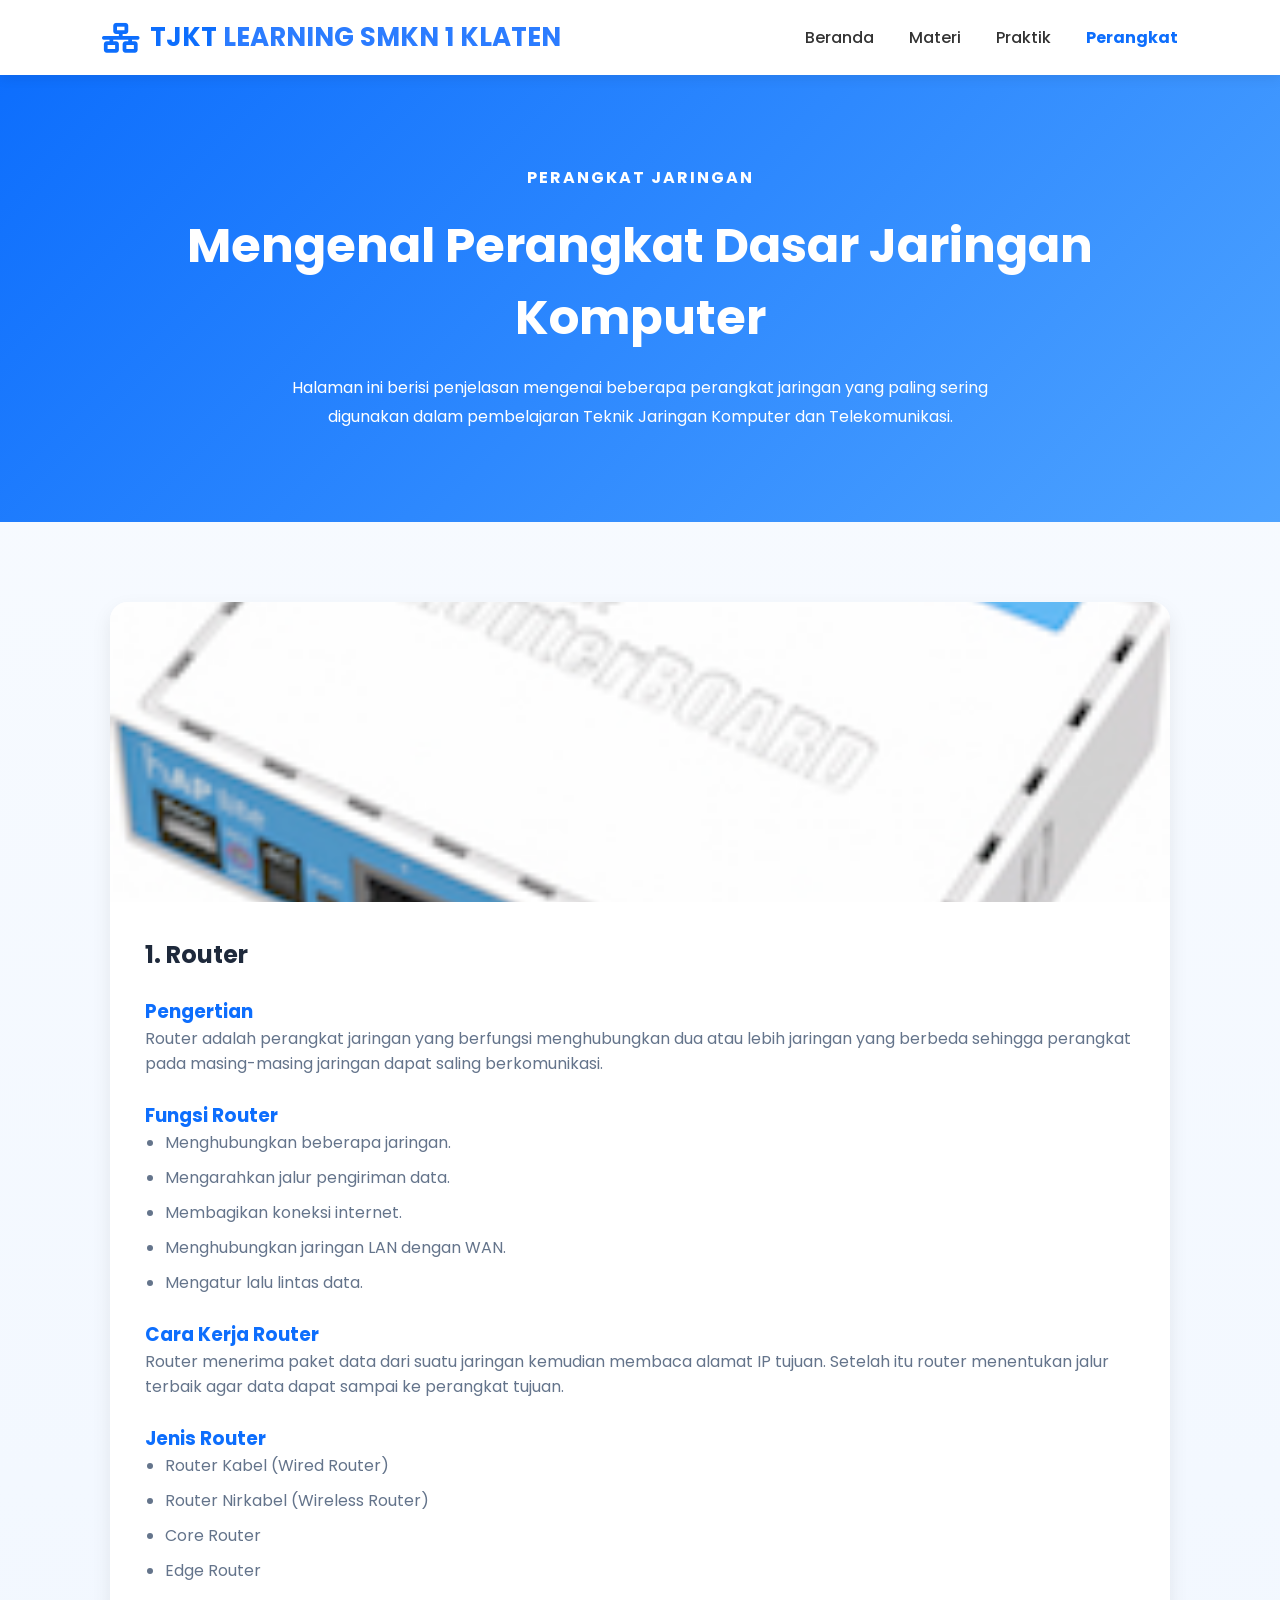
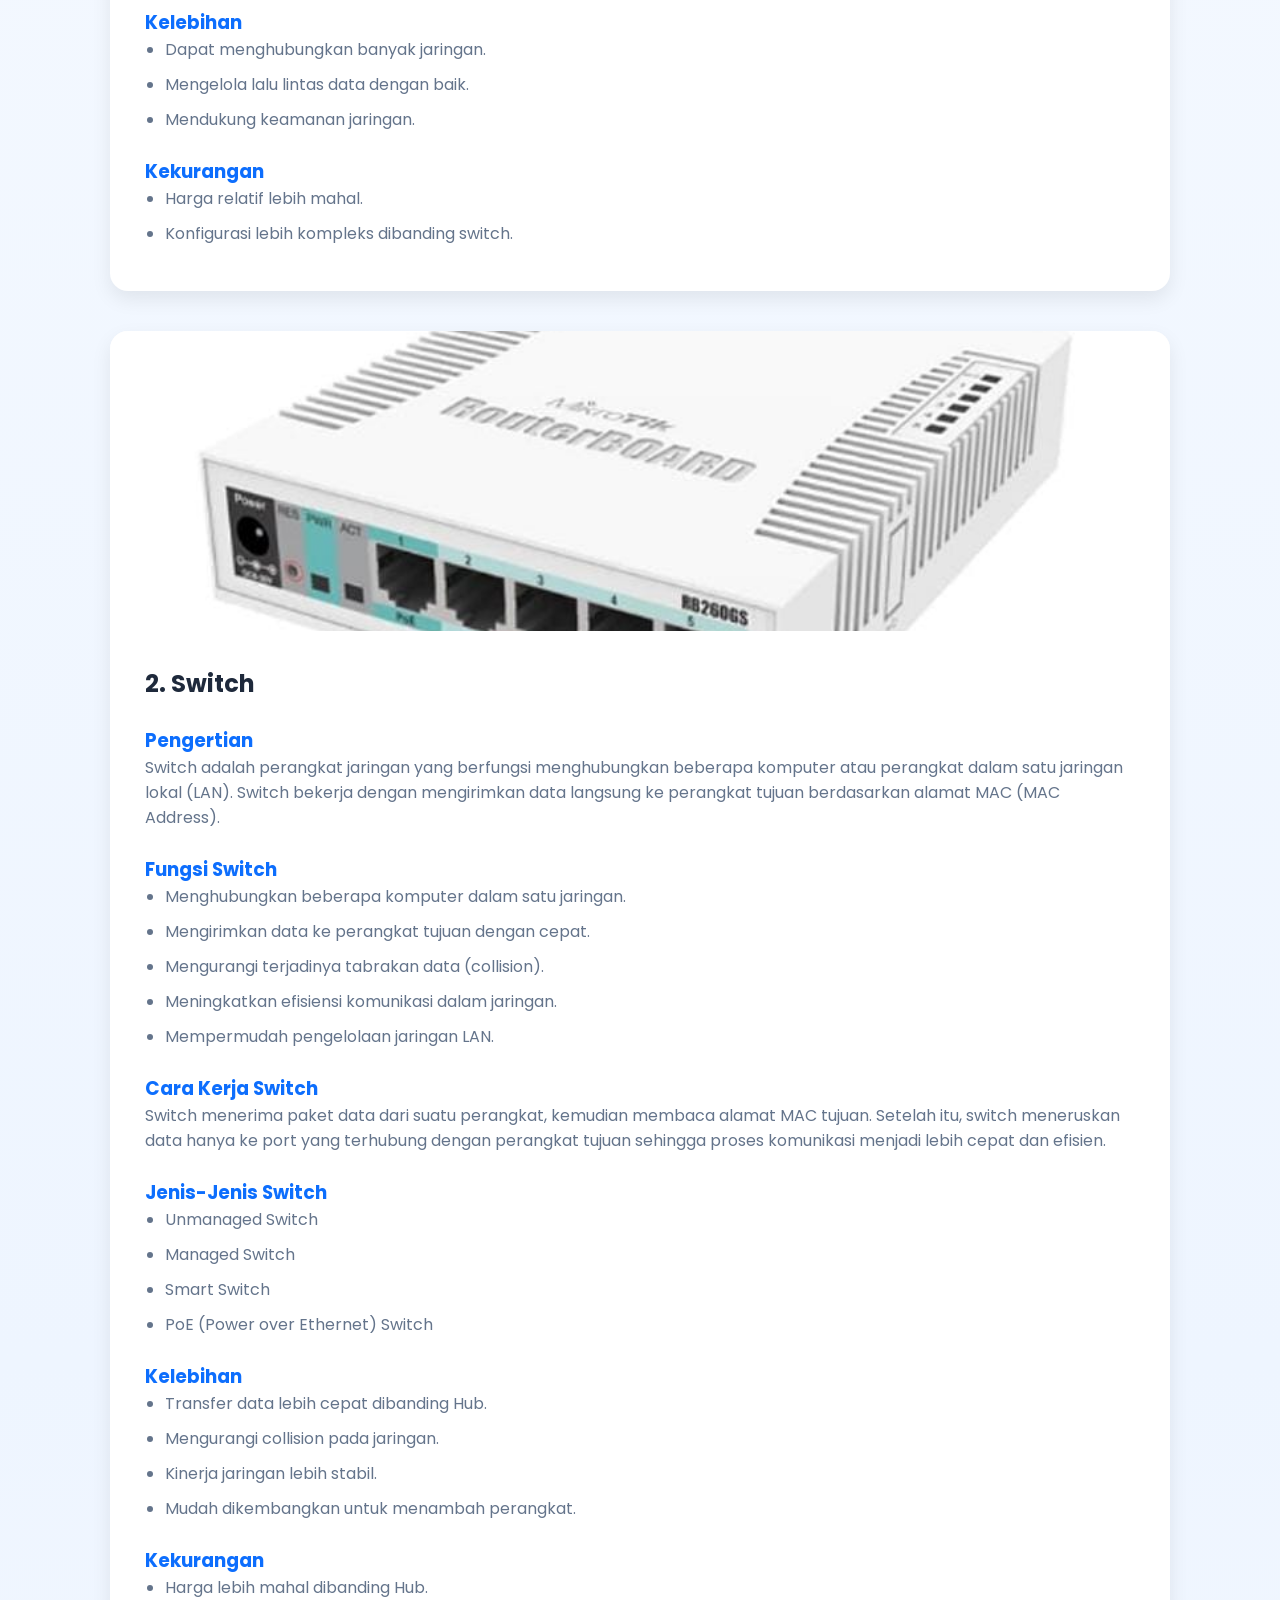
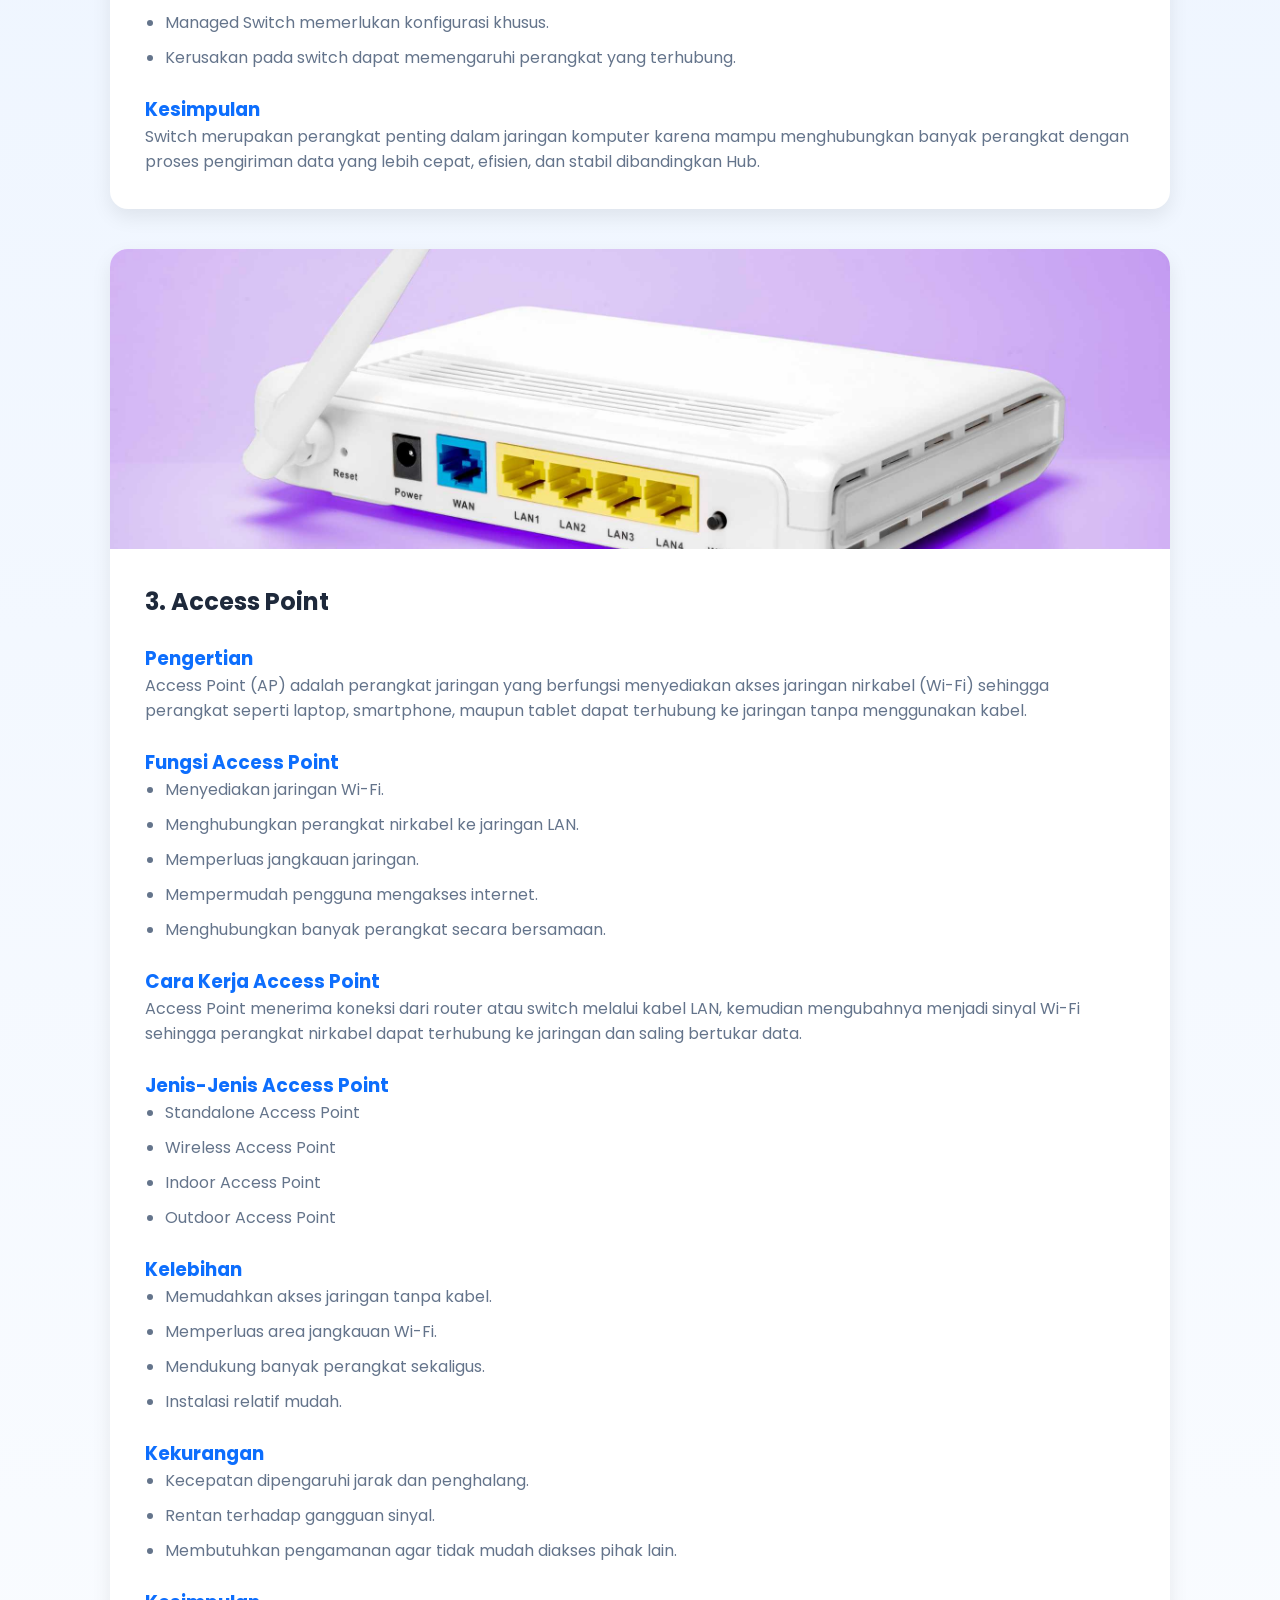
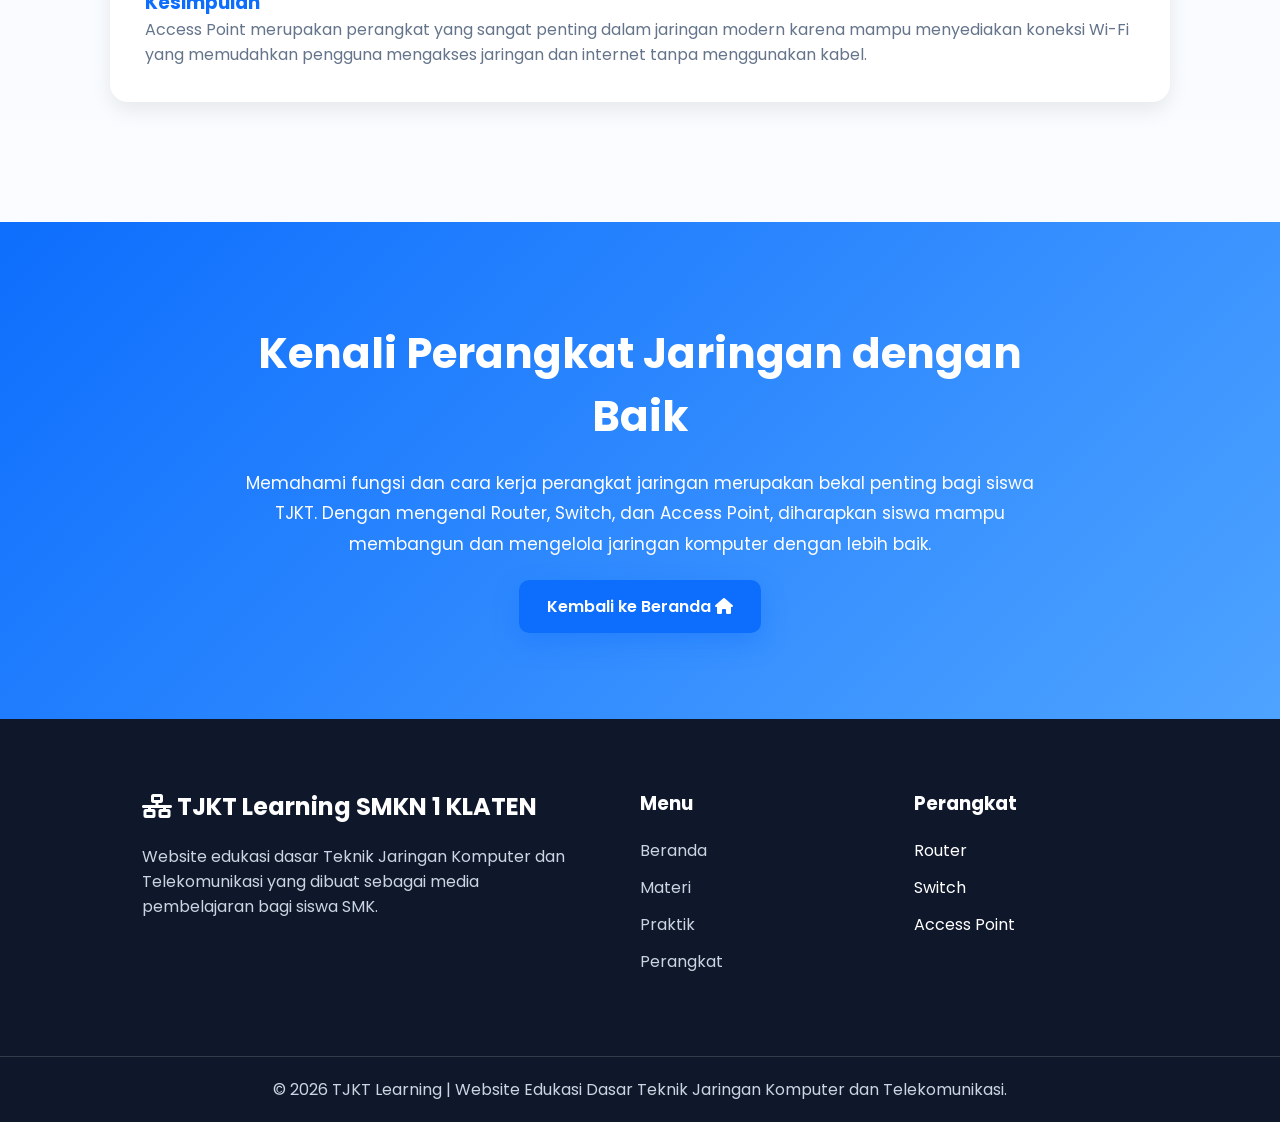
<file: perangkat.html>
<!DOCTYPE html>
<html lang="id">

<head>

    <meta charset="UTF-8">

    <meta name="viewport"
        content="width=device-width, initial-scale=1.0">

    <title>Perangkat | TJKT Learning SMKN 1 KLATEN</title>

    <link rel="stylesheet"
        href="style.css">

    <link rel="stylesheet"
        href="https://cdnjs.cloudflare.com/ajax/libs/font-awesome/6.5.2/css/all.min.css">

</head>

<body>

    <!-- ================= NAVBAR ================= -->

    <header class="navbar">

        <div class="logo">

            <i class="fa-solid fa-network-wired"></i>

            <span>

                TJKT <span class="logo-blue">LEARNING SMKN 1 KLATEN</span>

            </span>

        </div>

        <nav>

            <a href="index.html">Beranda</a>

            <a href="materi.html">Materi</a>

            <a href="praktik.html">Praktik</a>

            <a href="perangkat.html" class="active">Perangkat</a>

        </nav>

    </header>



    <!-- ================= HEADER ================= -->

    <section class="page-header">

        <span>PERANGKAT JARINGAN</span>

        <h1>

            Mengenal Perangkat Dasar
            Jaringan Komputer

        </h1>

        <p>

            Halaman ini berisi penjelasan mengenai beberapa
            perangkat jaringan yang paling sering digunakan
            dalam pembelajaran Teknik Jaringan Komputer
            dan Telekomunikasi.

        </p>

    </section>



    <!-- ================= ISI ================= -->

    <main class="perangkat-container">


        <!-- =====================================
                ROUTER
        ====================================== -->

        <article class="perangkat-card">

            <img src="images/router.jpg" alt="Router">

            <div class="perangkat-content">

                <h2>
                    1. Router
                </h2>

                <h3>Pengertian</h3>

                <p>

                    Router adalah perangkat jaringan yang
                    berfungsi menghubungkan dua atau lebih
                    jaringan yang berbeda sehingga perangkat
                    pada masing-masing jaringan dapat saling
                    berkomunikasi.

                </p>


                <h3>Fungsi Router</h3>

                <ul>

                    <li>Menghubungkan beberapa jaringan.</li>

                    <li>Mengarahkan jalur pengiriman data.</li>

                    <li>Membagikan koneksi internet.</li>

                    <li>Menghubungkan jaringan LAN dengan WAN.</li>

                    <li>Mengatur lalu lintas data.</li>

                </ul>


                <h3>Cara Kerja Router</h3>

                <p>

                    Router menerima paket data dari suatu
                    jaringan kemudian membaca alamat IP tujuan.
                    Setelah itu router menentukan jalur terbaik
                    agar data dapat sampai ke perangkat tujuan.

                </p>


                <h3>Jenis Router</h3>

                <ul>

                    <li>Router Kabel (Wired Router)</li>

                    <li>Router Nirkabel (Wireless Router)</li>

                    <li>Core Router</li>

                    <li>Edge Router</li>

                </ul>


                <h3>Kelebihan</h3>

                <ul>

                    <li>Dapat menghubungkan banyak jaringan.</li>

                    <li>Mengelola lalu lintas data dengan baik.</li>

                    <li>Mendukung keamanan jaringan.</li>

                </ul>


                <h3>Kekurangan</h3>

                <ul>

                    <li>Harga relatif lebih mahal.</li>

                    <li>Konfigurasi lebih kompleks dibanding switch.</li>

                </ul>

            </div>

        </article>

    <!-- ======== LANJUT BAGIAN 2 ======== -->
             <!-- =====================================
                SWITCH
        ====================================== -->

        <article class="perangkat-card">

            <img src="images/switch.jpg"
                alt="Switch">

            <div class="perangkat-content">

                <h2>
                    2. Switch
                </h2>

                <h3>Pengertian</h3>

                <p>

                    Switch adalah perangkat jaringan yang berfungsi
                    menghubungkan beberapa komputer atau perangkat
                    dalam satu jaringan lokal (LAN). Switch bekerja
                    dengan mengirimkan data langsung ke perangkat
                    tujuan berdasarkan alamat MAC (MAC Address).

                </p>


                <h3>Fungsi Switch</h3>

                <ul>

                    <li>Menghubungkan beberapa komputer dalam satu jaringan.</li>

                    <li>Mengirimkan data ke perangkat tujuan dengan cepat.</li>

                    <li>Mengurangi terjadinya tabrakan data (collision).</li>

                    <li>Meningkatkan efisiensi komunikasi dalam jaringan.</li>

                    <li>Mempermudah pengelolaan jaringan LAN.</li>

                </ul>


                <h3>Cara Kerja Switch</h3>

                <p>

                    Switch menerima paket data dari suatu perangkat,
                    kemudian membaca alamat MAC tujuan. Setelah itu,
                    switch meneruskan data hanya ke port yang terhubung
                    dengan perangkat tujuan sehingga proses komunikasi
                    menjadi lebih cepat dan efisien.

                </p>


                <h3>Jenis-Jenis Switch</h3>

                <ul>

                    <li>Unmanaged Switch</li>

                    <li>Managed Switch</li>

                    <li>Smart Switch</li>

                    <li>PoE (Power over Ethernet) Switch</li>

                </ul>


                <h3>Kelebihan</h3>

                <ul>

                    <li>Transfer data lebih cepat dibanding Hub.</li>

                    <li>Mengurangi collision pada jaringan.</li>

                    <li>Kinerja jaringan lebih stabil.</li>

                    <li>Mudah dikembangkan untuk menambah perangkat.</li>

                </ul>


                <h3>Kekurangan</h3>

                <ul>

                    <li>Harga lebih mahal dibanding Hub.</li>

                    <li>Managed Switch memerlukan konfigurasi khusus.</li>

                    <li>Kerusakan pada switch dapat memengaruhi perangkat yang terhubung.</li>

                </ul>


                <h3>Kesimpulan</h3>

                <p>

                    Switch merupakan perangkat penting dalam jaringan
                    komputer karena mampu menghubungkan banyak perangkat
                    dengan proses pengiriman data yang lebih cepat,
                    efisien, dan stabil dibandingkan Hub.

                </p>

            </div>

        </article>

    <!-- ======== LANJUT BAGIAN 3 ======== -->
             <!-- =====================================
                ACCESS POINT
        ====================================== -->

        <article class="perangkat-card">

            <img src="images/access-point.jpg"
                alt="Access Point">

            <div class="perangkat-content">

                <h2>
                    3. Access Point
                </h2>

                <h3>Pengertian</h3>

                <p>

                    Access Point (AP) adalah perangkat jaringan yang
                    berfungsi menyediakan akses jaringan nirkabel
                    (Wi-Fi) sehingga perangkat seperti laptop,
                    smartphone, maupun tablet dapat terhubung ke
                    jaringan tanpa menggunakan kabel.

                </p>


                <h3>Fungsi Access Point</h3>

                <ul>

                    <li>Menyediakan jaringan Wi-Fi.</li>

                    <li>Menghubungkan perangkat nirkabel ke jaringan LAN.</li>

                    <li>Memperluas jangkauan jaringan.</li>

                    <li>Mempermudah pengguna mengakses internet.</li>

                    <li>Menghubungkan banyak perangkat secara bersamaan.</li>

                </ul>


                <h3>Cara Kerja Access Point</h3>

                <p>

                    Access Point menerima koneksi dari router atau
                    switch melalui kabel LAN, kemudian mengubahnya
                    menjadi sinyal Wi-Fi sehingga perangkat nirkabel
                    dapat terhubung ke jaringan dan saling bertukar
                    data.

                </p>


                <h3>Jenis-Jenis Access Point</h3>

                <ul>

                    <li>Standalone Access Point</li>

                    <li>Wireless Access Point</li>

                    <li>Indoor Access Point</li>

                    <li>Outdoor Access Point</li>

                </ul>


                <h3>Kelebihan</h3>

                <ul>

                    <li>Memudahkan akses jaringan tanpa kabel.</li>

                    <li>Memperluas area jangkauan Wi-Fi.</li>

                    <li>Mendukung banyak perangkat sekaligus.</li>

                    <li>Instalasi relatif mudah.</li>

                </ul>


                <h3>Kekurangan</h3>

                <ul>

                    <li>Kecepatan dipengaruhi jarak dan penghalang.</li>

                    <li>Rentan terhadap gangguan sinyal.</li>

                    <li>Membutuhkan pengamanan agar tidak mudah diakses pihak lain.</li>

                </ul>


                <h3>Kesimpulan</h3>

                <p>

                    Access Point merupakan perangkat yang sangat
                    penting dalam jaringan modern karena mampu
                    menyediakan koneksi Wi-Fi yang memudahkan
                    pengguna mengakses jaringan dan internet tanpa
                    menggunakan kabel.

                </p>

            </div>

        </article>

    </main>



    <!-- ================= PENUTUP ================= -->

    <section class="closing">

        <div class="closing-content">

            <h2>
                Kenali Perangkat Jaringan dengan Baik
            </h2>

            <p>

                Memahami fungsi dan cara kerja perangkat jaringan
                merupakan bekal penting bagi siswa TJKT. Dengan
                mengenal Router, Switch, dan Access Point,
                diharapkan siswa mampu membangun dan mengelola
                jaringan komputer dengan lebih baik.

            </p>

            <a href="index.html"
                class="btn-primary">

                Kembali ke Beranda

                <i class="fa-solid fa-house"></i>

            </a>

        </div>

    </section>



    <!-- ================= FOOTER ================= -->

    <footer class="footer">

        <div class="footer-container">

            <div class="footer-about">

                <h2>

                    <i class="fa-solid fa-network-wired"></i>

                    TJKT Learning SMKN 1 KLATEN

                </h2>

                <p>

                    Website edukasi dasar Teknik Jaringan
                    Komputer dan Telekomunikasi yang dibuat
                    sebagai media pembelajaran bagi siswa SMK.

                </p>

            </div>



            <div class="footer-menu">

                <h3>Menu</h3>

                <ul>

                    <li><a href="index.html">Beranda</a></li>

                    <li><a href="materi.html">Materi</a></li>

                    <li><a href="praktik.html">Praktik</a></li>

                    <li><a href="perangkat.html">Perangkat</a></li>

                </ul>

            </div>



            <div class="footer-contact">

                <h3>Perangkat</h3>

                <ul>

                    <li>Router</li>

                    <li>Switch</li>

                    <li>Access Point</li>

                </ul>

            </div>

        </div>



        <div class="footer-bottom">

            <p>

                © 2026 TJKT Learning | Website Edukasi Dasar
                Teknik Jaringan Komputer dan Telekomunikasi.

            </p>

        </div>

    </footer>

</body>

</html>
</file>
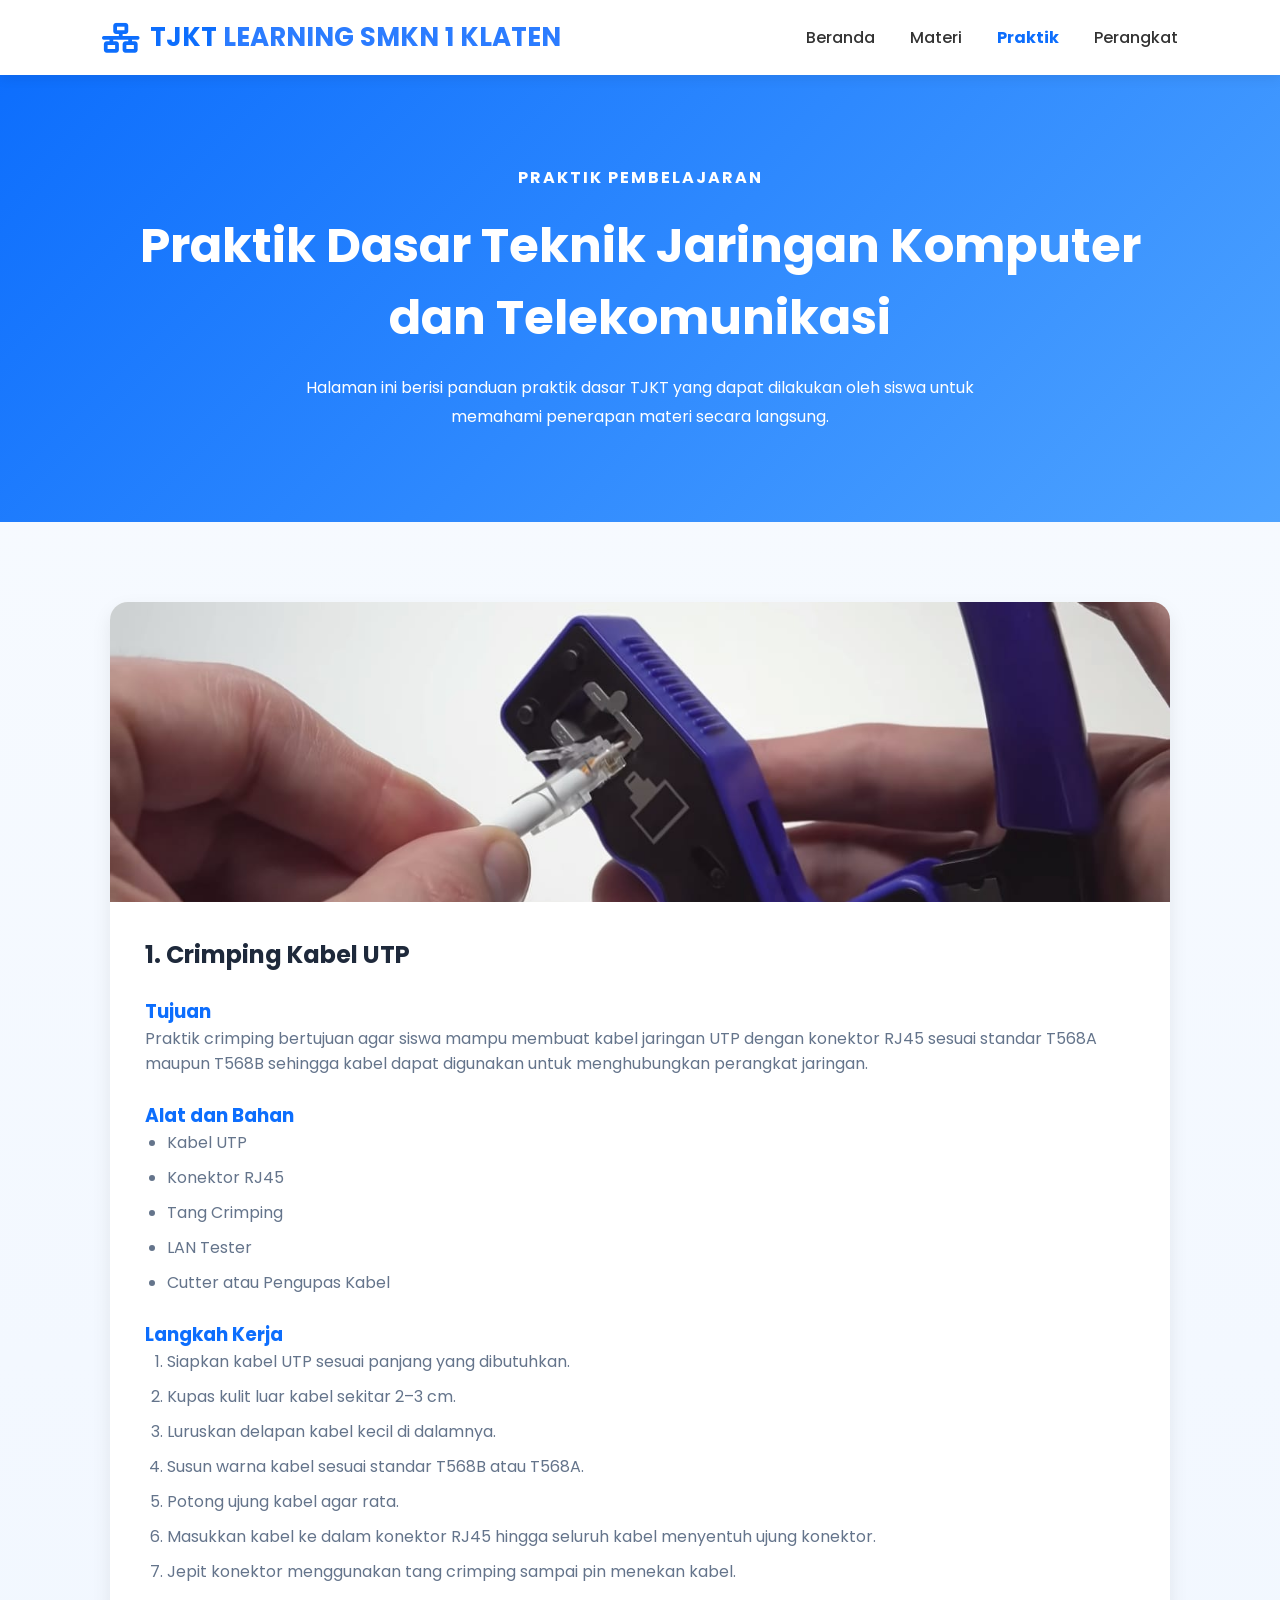
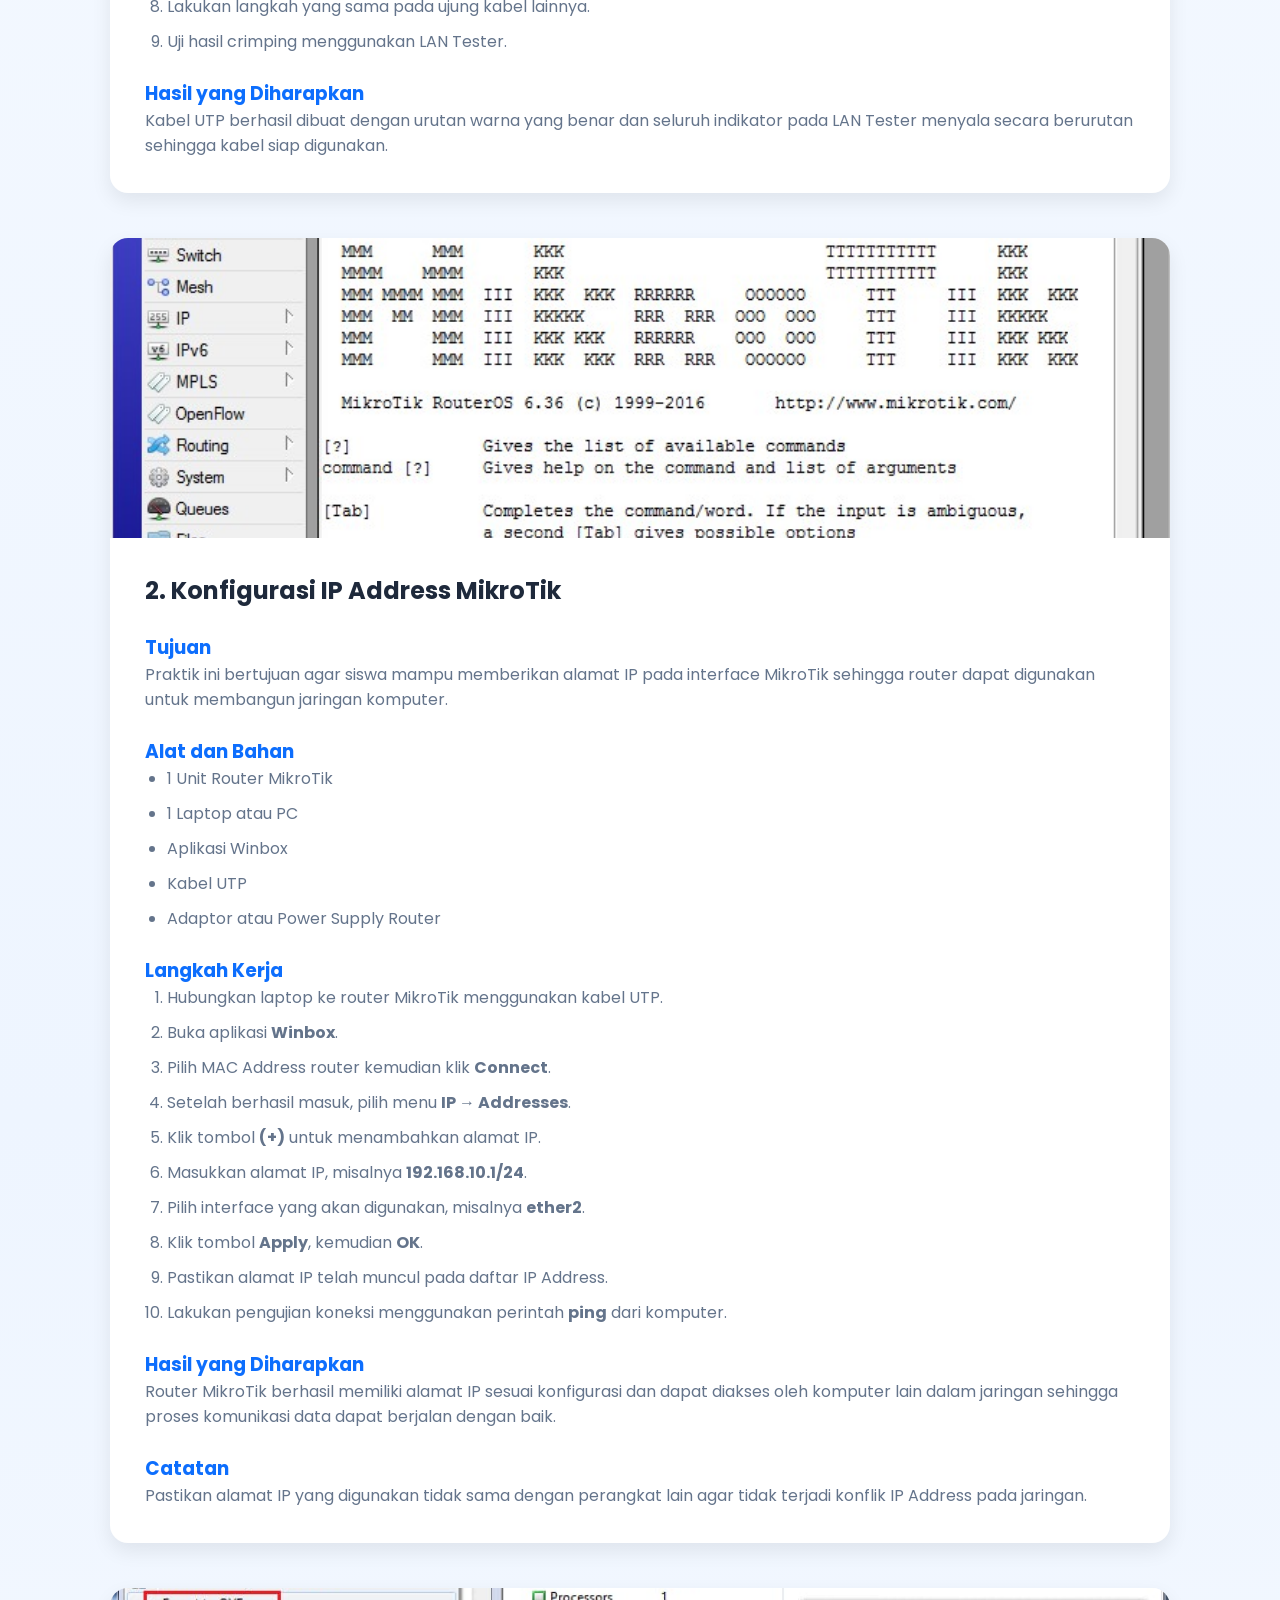
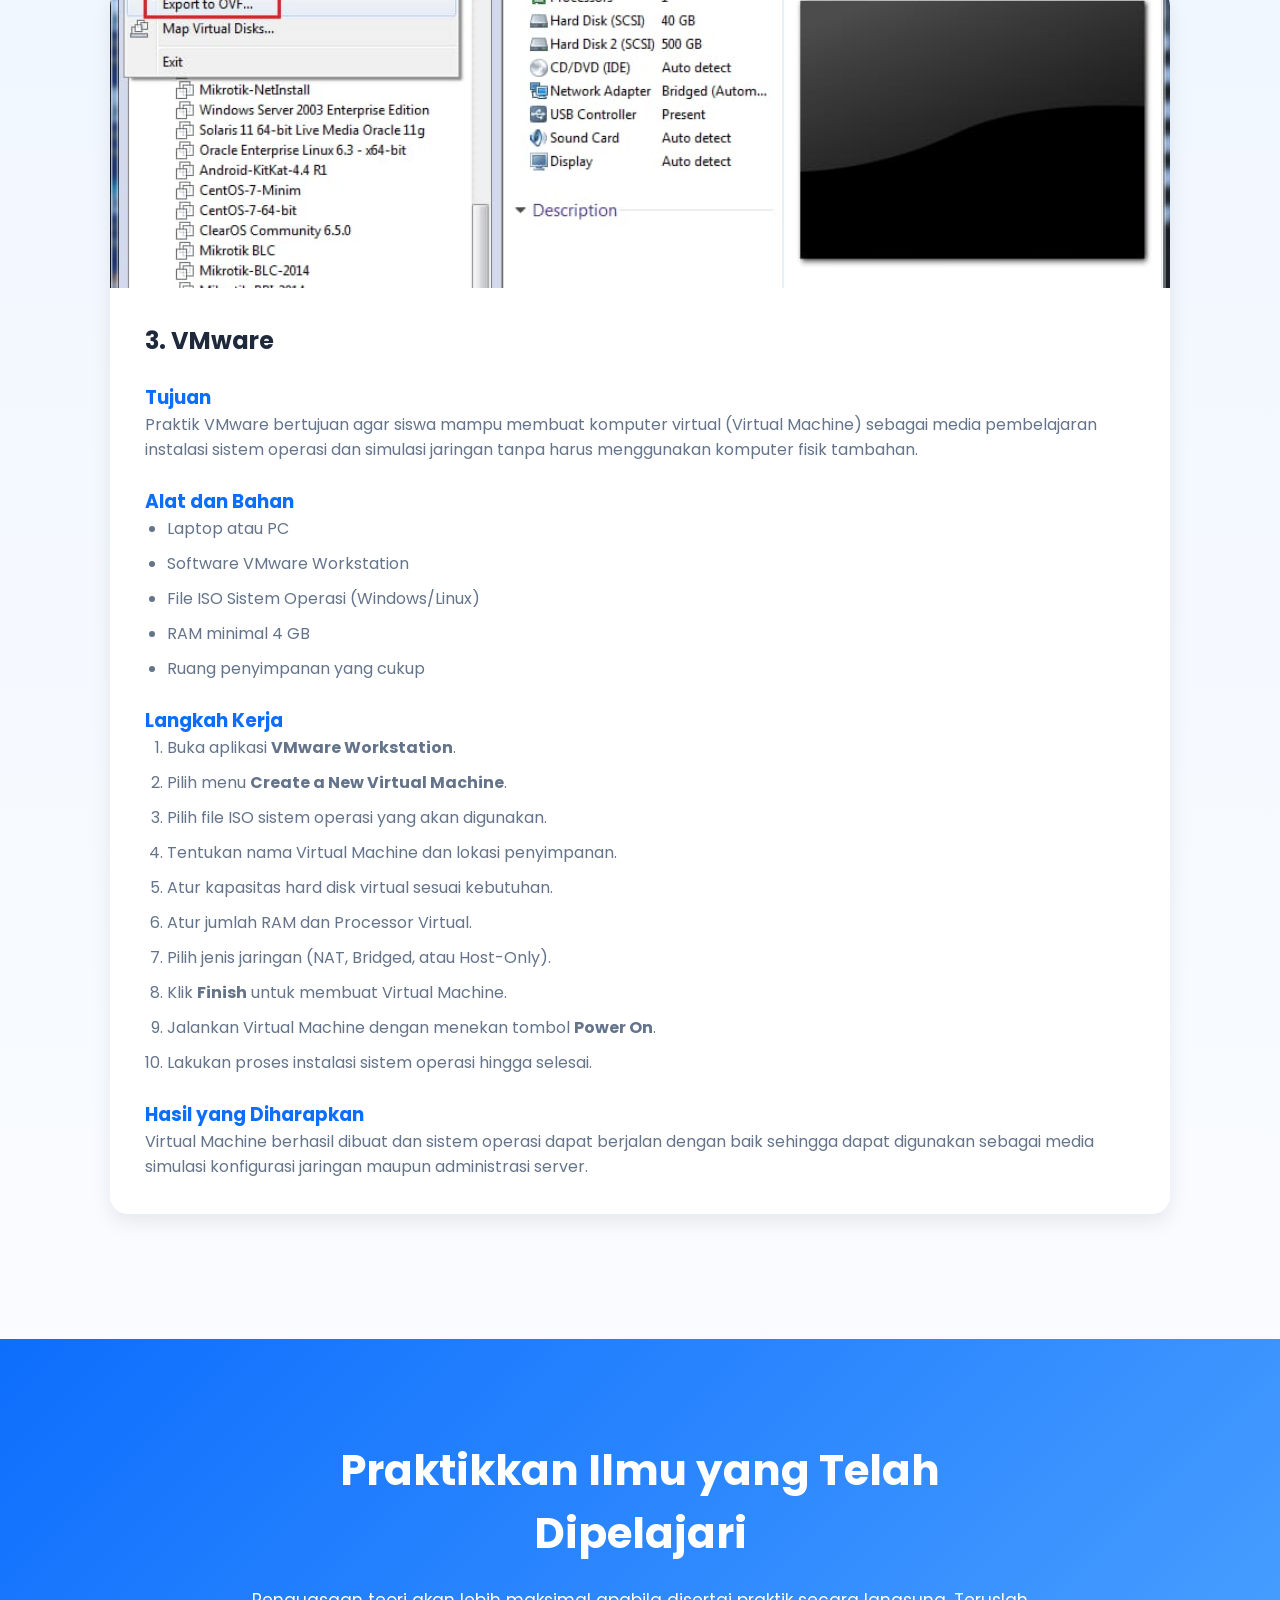
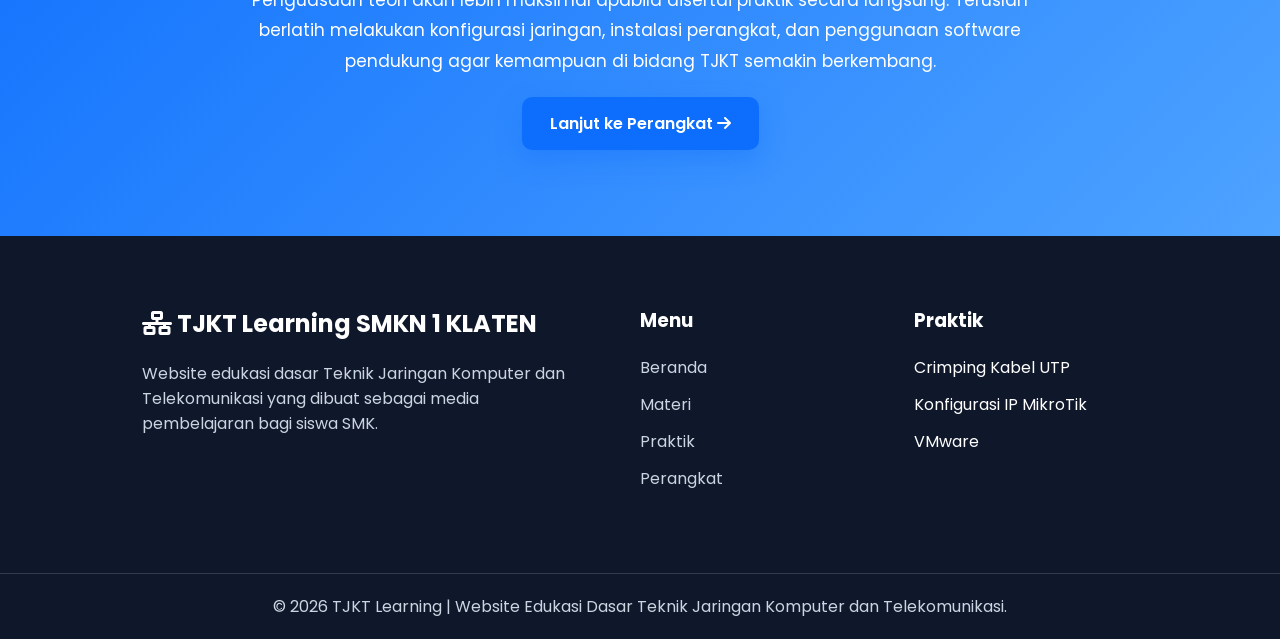
<file: praktik.html>
<!DOCTYPE html>
<html lang="id">

<head>

    <meta charset="UTF-8">

    <meta name="viewport"
        content="width=device-width, initial-scale=1.0">

    <title>Praktik | TJKT Learning SMKN 1 KLATEN</title>

    <link rel="stylesheet" href="style.css">

    <link rel="stylesheet"
        href="https://cdnjs.cloudflare.com/ajax/libs/font-awesome/6.5.2/css/all.min.css">

</head>

<body>

    <!-- ================= NAVBAR ================= -->

    <header class="navbar">

        <div class="logo">

            <i class="fa-solid fa-network-wired"></i>

            <span>
                TJKT <span class="logo-blue">LEARNING SMKN 1 KLATEN</span>
            </span>

        </div>

        <nav>

            <a href="index.html">Beranda</a>

            <a href="materi.html">Materi</a>

            <a href="praktik.html" class="active">Praktik</a>

            <a href="perangkat.html">Perangkat</a>

        </nav>

    </header>



    <!-- ================= HEADER ================= -->

    <section class="page-header">

        <span>PRAKTIK PEMBELAJARAN</span>

        <h1>
            Praktik Dasar Teknik Jaringan Komputer dan Telekomunikasi
        </h1>

        <p>

            Halaman ini berisi panduan praktik dasar TJKT yang dapat
            dilakukan oleh siswa untuk memahami penerapan materi
            secara langsung.

        </p>

    </section>



    <!-- ================= PRAKTIK ================= -->

    <main class="praktik-container">


        <!-- =====================================
             PRAKTIK 1
        ====================================== -->

        <article class="praktik-card">

            <img src="images/crimping.jpg"
                alt="Crimping Kabel UTP">

            <div class="praktik-content">

                <h2>
                    1. Crimping Kabel UTP
                </h2>

                <h3>Tujuan</h3>

                <p>

                    Praktik crimping bertujuan agar siswa mampu
                    membuat kabel jaringan UTP dengan konektor RJ45
                    sesuai standar T568A maupun T568B sehingga kabel
                    dapat digunakan untuk menghubungkan perangkat
                    jaringan.

                </p>


                <h3>Alat dan Bahan</h3>

                <ul>

                    <li>Kabel UTP</li>

                    <li>Konektor RJ45</li>

                    <li>Tang Crimping</li>

                    <li>LAN Tester</li>

                    <li>Cutter atau Pengupas Kabel</li>

                </ul>


                <h3>Langkah Kerja</h3>

                <ol>

                    <li>
                        Siapkan kabel UTP sesuai panjang yang
                        dibutuhkan.
                    </li>

                    <li>
                        Kupas kulit luar kabel sekitar 2–3 cm.
                    </li>

                    <li>
                        Luruskan delapan kabel kecil di dalamnya.
                    </li>

                    <li>
                        Susun warna kabel sesuai standar
                        T568B atau T568A.
                    </li>

                    <li>
                        Potong ujung kabel agar rata.
                    </li>

                    <li>
                        Masukkan kabel ke dalam konektor RJ45
                        hingga seluruh kabel menyentuh ujung konektor.
                    </li>

                    <li>
                        Jepit konektor menggunakan tang crimping
                        sampai pin menekan kabel.
                    </li>

                    <li>
                        Lakukan langkah yang sama pada ujung kabel
                        lainnya.
                    </li>

                    <li>
                        Uji hasil crimping menggunakan LAN Tester.
                    </li>

                </ol>


                <h3>Hasil yang Diharapkan</h3>

                <p>

                    Kabel UTP berhasil dibuat dengan urutan warna
                    yang benar dan seluruh indikator pada LAN Tester
                    menyala secara berurutan sehingga kabel siap
                    digunakan.

                </p>

            </div>

        </article>

    <!-- ======== LANJUT BAGIAN 2 ======== -->
             <!-- =====================================
             PRAKTIK 2
        ====================================== -->

        <article class="praktik-card">

            <img src="images/mikrotik.jpg"
                alt="Konfigurasi IP MikroTik">

            <div class="praktik-content">

                <h2>
                    2. Konfigurasi IP Address MikroTik
                </h2>

                <h3>Tujuan</h3>

                <p>

                    Praktik ini bertujuan agar siswa mampu
                    memberikan alamat IP pada interface
                    MikroTik sehingga router dapat digunakan
                    untuk membangun jaringan komputer.

                </p>


                <h3>Alat dan Bahan</h3>

                <ul>

                    <li>1 Unit Router MikroTik</li>

                    <li>1 Laptop atau PC</li>

                    <li>Aplikasi Winbox</li>

                    <li>Kabel UTP</li>

                    <li>Adaptor atau Power Supply Router</li>

                </ul>


                <h3>Langkah Kerja</h3>

                <ol>

                    <li>
                        Hubungkan laptop ke router MikroTik
                        menggunakan kabel UTP.
                    </li>

                    <li>
                        Buka aplikasi <strong>Winbox</strong>.
                    </li>

                    <li>
                        Pilih MAC Address router kemudian klik
                        <strong>Connect</strong>.
                    </li>

                    <li>
                        Setelah berhasil masuk,
                        pilih menu <strong>IP → Addresses</strong>.
                    </li>

                    <li>
                        Klik tombol <strong>(+)</strong> untuk
                        menambahkan alamat IP.
                    </li>

                    <li>
                        Masukkan alamat IP, misalnya
                        <strong>192.168.10.1/24</strong>.
                    </li>

                    <li>
                        Pilih interface yang akan digunakan,
                        misalnya <strong>ether2</strong>.
                    </li>

                    <li>
                        Klik tombol <strong>Apply</strong>,
                        kemudian <strong>OK</strong>.
                    </li>

                    <li>
                        Pastikan alamat IP telah muncul pada
                        daftar IP Address.
                    </li>

                    <li>
                        Lakukan pengujian koneksi menggunakan
                        perintah <strong>ping</strong> dari komputer.
                    </li>

                </ol>


                <h3>Hasil yang Diharapkan</h3>

                <p>

                    Router MikroTik berhasil memiliki alamat IP
                    sesuai konfigurasi dan dapat diakses oleh
                    komputer lain dalam jaringan sehingga proses
                    komunikasi data dapat berjalan dengan baik.

                </p>


                <h3>Catatan</h3>

                <p>

                    Pastikan alamat IP yang digunakan tidak
                    sama dengan perangkat lain agar tidak
                    terjadi konflik IP Address pada jaringan.

                </p>

            </div>

        </article>

    <!-- ======== LANJUT BAGIAN 3 ======== -->
             <!-- =====================================
             PRAKTIK 3
        ====================================== -->

        <article class="praktik-card">

            <img src="images/vmware.jpg"
                alt="VMware">

            <div class="praktik-content">

                <h2>
                    3. VMware
                </h2>

                <h3>Tujuan</h3>

                <p>

                    Praktik VMware bertujuan agar siswa mampu
                    membuat komputer virtual (Virtual Machine)
                    sebagai media pembelajaran instalasi sistem
                    operasi dan simulasi jaringan tanpa harus
                    menggunakan komputer fisik tambahan.

                </p>


                <h3>Alat dan Bahan</h3>

                <ul>

                    <li>Laptop atau PC</li>

                    <li>Software VMware Workstation</li>

                    <li>File ISO Sistem Operasi (Windows/Linux)</li>

                    <li>RAM minimal 4 GB</li>

                    <li>Ruang penyimpanan yang cukup</li>

                </ul>


                <h3>Langkah Kerja</h3>

                <ol>

                    <li>
                        Buka aplikasi <strong>VMware Workstation</strong>.
                    </li>

                    <li>
                        Pilih menu <strong>Create a New Virtual Machine</strong>.
                    </li>

                    <li>
                        Pilih file ISO sistem operasi yang akan digunakan.
                    </li>

                    <li>
                        Tentukan nama Virtual Machine dan lokasi penyimpanan.
                    </li>

                    <li>
                        Atur kapasitas hard disk virtual sesuai kebutuhan.
                    </li>

                    <li>
                        Atur jumlah RAM dan Processor Virtual.
                    </li>

                    <li>
                        Pilih jenis jaringan (NAT, Bridged, atau Host-Only).
                    </li>

                    <li>
                        Klik <strong>Finish</strong> untuk membuat Virtual Machine.
                    </li>

                    <li>
                        Jalankan Virtual Machine dengan menekan tombol
                        <strong>Power On</strong>.
                    </li>

                    <li>
                        Lakukan proses instalasi sistem operasi hingga selesai.
                    </li>

                </ol>


                <h3>Hasil yang Diharapkan</h3>

                <p>

                    Virtual Machine berhasil dibuat dan sistem operasi
                    dapat berjalan dengan baik sehingga dapat digunakan
                    sebagai media simulasi konfigurasi jaringan maupun
                    administrasi server.

                </p>

            </div>

        </article>

    </main>



    <!-- ================= PENUTUP ================= -->

    <section class="closing">

        <div class="closing-content">

            <h2>
                Praktikkan Ilmu yang Telah Dipelajari
            </h2>

            <p>

                Penguasaan teori akan lebih maksimal apabila
                disertai praktik secara langsung. Teruslah
                berlatih melakukan konfigurasi jaringan,
                instalasi perangkat, dan penggunaan software
                pendukung agar kemampuan di bidang TJKT semakin
                berkembang.

            </p>

            <a href="perangkat.html"
                class="btn-primary">

                Lanjut ke Perangkat

                <i class="fa-solid fa-arrow-right"></i>

            </a>

        </div>

    </section>



    <!-- ================= FOOTER ================= -->

    <footer class="footer">

        <div class="footer-container">

            <div class="footer-about">

                <h2>

                    <i class="fa-solid fa-network-wired"></i>

                    TJKT Learning SMKN 1 KLATEN

                </h2>

                <p>

                    Website edukasi dasar Teknik Jaringan
                    Komputer dan Telekomunikasi yang dibuat
                    sebagai media pembelajaran bagi siswa SMK.

                </p>

            </div>



            <div class="footer-menu">

                <h3>Menu</h3>

                <ul>

                    <li>
                        <a href="index.html">
                            Beranda
                        </a>
                    </li>

                    <li>
                        <a href="materi.html">
                            Materi
                        </a>
                    </li>

                    <li>
                        <a href="praktik.html">
                            Praktik
                        </a>
                    </li>

                    <li>
                        <a href="perangkat.html">
                            Perangkat
                        </a>
                    </li>

                </ul>

            </div>



            <div class="footer-contact">

                <h3>Praktik</h3>

                <ul>

                    <li>Crimping Kabel UTP</li>

                    <li>Konfigurasi IP MikroTik</li>

                    <li>VMware</li>

                </ul>

            </div>

        </div>



        <div class="footer-bottom">

            <p>

                © 2026 TJKT Learning | Website Edukasi Dasar
                Teknik Jaringan Komputer dan Telekomunikasi.

            </p>

        </div>

    </footer>

</body>

</html>
</file>
<file: style.css>
/* ===================================
   TJKT LEARNING
   STYLE CSS
=================================== */

/* ==========================
   GOOGLE FONT
========================== */

@import url('https://fonts.googleapis.com/css2?family=Poppins:wght@300;400;500;600;700;800&display=swap');


/* ==========================
   RESET
========================== */

*{
    margin:0;
    padding:0;
    box-sizing:border-box;
    font-family:'Poppins',sans-serif;
}

html{
    scroll-behavior:smooth;
}

body{
    background:linear-gradient(
        180deg,
        #f8fbff,
        #eef5ff,
        #ffffff
    );

    color:#333;
}
body{

    font-family:'Poppins', sans-serif;

    background:linear-gradient(
        180deg,
        #f8fbff,
        #eef5ff,
        #ffffff
    );

    color:#333;

}

/* ==========================
   LINK
========================== */

a{
    text-decoration:none;
}

img{
    max-width:100%;
    display:block;
}


/* ==========================
   NAVBAR
========================== */

.navbar{

    width:100%;

    position:sticky;
    top:0;

    background:#ffffff;

    display:flex;

    justify-content:space-between;

    align-items:center;

    padding:18px 8%;

    box-shadow:0 3px 12px rgba(0,0,0,.08);

    z-index:1000;

}

.logo{

    display:flex;

    align-items:center;

    gap:10px;

    font-size:26px;

    font-weight:700;

    color:#0d6efd;

}

.logo i{

    font-size:30px;

}

.logo-blue{

    color:#2b7cff;

}

nav{

    display:flex;

    gap:35px;

}

nav a{

    color:#333;

    font-weight:500;

    transition:.3s;

}

nav a:hover{

    color:#0d6efd;

}

nav .active{

    color:#0d6efd;

    font-weight:700;

}


/* ==========================
   HERO
========================== */

.hero{

    width:100%;

    min-height:90vh;

    display:flex;

    justify-content:space-between;

    align-items:center;

    padding:70px 8%;

    gap:60px;

}

.hero-text{

    flex:1;

}

.hero-tag{

    display:inline-block;

    background:#dbeafe;

    color:#0d6efd;

    padding:8px 18px;

    border-radius:30px;

    font-size:14px;

    font-weight:600;

    margin-bottom:25px;

}
.hero h1 {
    font-size: 50px;
    line-height: 1.3;
    margin-bottom: 25px;
    color: #1e293b;
    display: block;
    white-space: normal;
}

.hero p{

    color:#64748b;

    font-size:17px;

    margin-bottom:35px;

}

.hero-button{

    display:flex;

    gap:20px;

    flex-wrap:wrap;

}


/* ==========================
   BUTTON
========================== */

.btn-primary{
    box-shadow:0 10px 25px rgba(13,110,253,.35);

    .btn-primary:hover{
    
        transform:translateY(-5px);

}

    background:#0d6efd;

    color:#fff;

    padding:15px 28px;

    border-radius:10px;

    font-weight:600;

    transition:.3s;

}

.btn-primary:hover{

    background:#0b5ed7;

    transform:translateY(-3px);

}

.btn-secondary{

    border:2px solid #0d6efd;

    color:#0d6efd;

    padding:15px 28px;

    border-radius:10px;

    font-weight:600;

    transition:.3s;

}

.btn-secondary:hover{

    background:#0d6efd;

    color:#fff;

}


/* ==========================
   HERO IMAGE
========================== */

.hero-image{

    flex:1;

    display:flex;

    justify-content:center;

}

.hero-image img{

    width:100%;

    max-width:520px;

    border-radius:20px;

    box-shadow:0 20px 45px rgba(0,0,0,.2);

    animation:float 4s ease-in-out infinite;
}
@keyframes float{

0%{

transform:translateY(0);

}

50%{

transform:translateY(-12px);

}

100%{

transform:translateY(0);

}

}


/* ==========================
   ABOUT
========================== */

.about{

    padding:90px 8%;

    display:flex;

    gap:60px;

    align-items:center;

    background:#fff;

}

.about-image{

    flex:1;

}

.about-image img{

    border-radius:20px;

    box-shadow:0 12px 25px rgba(0,0,0,.12);

}

.about-text{

    flex:1;

}

.about-text span{

    color:#0d6efd;

    font-weight:700;

    letter-spacing:1px;

}

.about-text h2{

    margin:18px 0;

    font-size:38px;

    color:#1e293b;

}

.about-text p{

    color:#64748b;

    margin-bottom:18px;

}


/* ==========================
   SECTION TITLE
========================== */

.section-title{

    text-align:center;

    margin-bottom:60px;

}

.section-title span{

    color:#0d6efd;

    font-weight:700;

    letter-spacing:2px;

}

.section-title h2{

    font-size:40px;

    margin:15px 0;

    color:#1e293b;

}

.section-title p{

    max-width:750px;

    margin:auto;

    color:#64748b;

}
/* ===================================
   TJKT SECTION
=================================== */

.tjkt{
    padding:90px 8%;
    background:#f4f8fc;
}

.tjkt-grid{
    display:grid;
    grid-template-columns:repeat(auto-fit,minmax(250px,1fr));
    gap:30px;
}

.tjkt-card{
    background:#fff;
    padding:35px 25px;
    border-radius:18px;
    text-align:center;
    transition:.3s;
    box-shadow:0 15px 35px rgba(0,0,0,.12);
}

.tjkt-card:hover{

    transform:translateY(-10px);

    border:1px solid #0d6efd;

    box-shadow:0 20px 40px rgba(13,110,253,.20);

}

.tjkt-card i{
    font-size:45px;
    color:#0d6efd;
    margin-bottom:20px;
}

.tjkt-card h3{
    margin-bottom:15px;
    color:#1e293b;
}

.tjkt-card p{
    color:#64748b;
}


/* ===================================
   KEUNGGULAN
=================================== */

.keunggulan{
    padding:90px 8%;
    background:#ffffff;
}

.keunggulan-grid{
    display:grid;
    grid-template-columns:repeat(auto-fit,minmax(260px,1fr));
    gap:30px;
}

.keunggulan-card{
    background:#f8fbff;
    padding:35px;
    border-radius:18px;
    box-shadow:0 8px 20px rgba(0,0,0,.06);
    transition:.3s;
}

.keunggulan-card:hover{

    transform:translateY(-8px);

    border:1px solid #0d6efd;

    box-shadow:0 20px 40px rgba(13,110,253,.20);

}

.keunggulan-card i{
    width:70px;
    height:70px;
    display:flex;
    align-items:center;
    justify-content:center;
    border-radius:50%;
    background:#0d6efd;
    color:#fff;
    font-size:28px;
    margin-bottom:25px;
}

.keunggulan-card h3{
    margin-bottom:15px;
    color:#1e293b;
}

.keunggulan-card p{
    color:#64748b;
}


/* ===================================
   PREVIEW
=================================== */

.preview,
.praktik-home,
.perangkat-home{

    padding:90px 8%;

    background:#f4f8fc;

}

.preview-grid{

    display:grid;

    grid-template-columns:repeat(auto-fit,minmax(300px,1fr));

    gap:30px;

}

.preview-card{

    background:#fff;

    border-radius:20px;

    overflow:hidden;

    box-shadow:0 15px 35px rgba(0,0,0,.12);

    transition:.4s;

    cursor:pointer;

    border:1px solid transparent;

}

}

.preview-card:hover{

    transform:translateY(-10px);

    border-color:#0d6efd;

    box-shadow:0 20px 40px rgba(13,110,253,.25);

}

.preview-card img{

    width:100%;

    height:220px;

    object-fit:cover;

}

.preview-content{

    padding:25px;

}

.preview-content h3{

    color:#1e293b;

    margin-bottom:15px;

}

.preview-content p{

    color:#64748b;

}


/* ===================================
   STATISTIK
=================================== */

.statistik{

    padding:80px 8%;

    display:grid;

    grid-template-columns:repeat(auto-fit,minmax(220px,1fr));

    gap:25px;

    background:#0d6efd;

}

.stat-box{

    background:rgba(255,255,255,.15);

    padding:35px;

    text-align:center;

    border-radius:18px;

    color:#fff;

}

.stat-box h2{

    font-size:45px;

    margin-bottom:10px;

}

.stat-box p{

    font-size:18px;

}


/* ===================================
   CTA
=================================== */

.cta{

    padding:100px 8%;

    background:#ffffff;

    text-align:center;

}

.cta-text{

    max-width:800px;

    margin:auto;

}

.cta span{

    color:#0d6efd;

    font-weight:700;

    letter-spacing:2px;

}

.cta h2{

    font-size:42px;

    color:#1e293b;

    margin:20px 0;

}

.cta p{

    color:#64748b;

    margin-bottom:35px;

    font-size:17px;

}
/* ===================================
   CLOSING SECTION
=================================== */

.closing{
    background:linear-gradient(135deg,#0d6efd,#4ea3ff);
    color:#fff;
    padding:100px 8%;
    text-align:center;
}

.closing-content{
    max-width:800px;
    margin:auto;
}

.closing h2{
    font-size:42px;
    margin-bottom:20px;
}

.closing p{
    font-size:17px;
    line-height:1.8;
    margin-bottom:35px;
}


/* ===================================
   FOOTER
=================================== */

.footer{
    background:#0f172a;
    color:#fff;
}

.footer-container{
    max-width:1200px;
    margin:auto;
    padding:70px 8%;
    display:grid;
    grid-template-columns:2fr 1fr 1fr;
    gap:50px;
}

.footer h2,
.footer h3{
    margin-bottom:20px;
}

.footer-about p{
    color:#cbd5e1;
}

.footer ul{
    list-style:none;
}

.footer li{
    margin-bottom:12px;
}

.footer a{
    color:#cbd5e1;
    transition:.3s;
}

.footer a:hover{
    color:#ffffff;
}

.footer-bottom{
    border-top:1px solid rgba(255,255,255,.15);
    text-align:center;
    padding:20px;
    color:#cbd5e1;
}


/* ===================================
   PAGE HEADER
=================================== */

.page-header{
    background:linear-gradient(135deg,#0d6efd,#4ea3ff);
    color:#fff;
    text-align:center;
    padding:90px 8%;
}

.page-header span{
    letter-spacing:2px;
    font-weight:700;
}

.page-header h1{
    font-size:48px;
    margin:20px 0;
}

.page-header p{
    max-width:750px;
    margin:auto;
    line-height:1.8;
}


/* ===================================
   MATERI
=================================== */

.materi-container{
    max-width:1100px;
    margin:auto;
    padding:80px 20px;
}

.materi-card{
    cursor:pointer;
    transition:.4s;
    border:1px solid transparent;
    .materi-card:hover{
    border-color:#0d6efd;
    box-shadow:0 20px 40px rgba(13,110,253,.20);
}
    background:#fff;
    margin-bottom:40px;
    border-radius:18px;
    overflow:hidden;
    box-shadow:0 8px 20px rgba(0,0,0,.08);
}

.materi-card img{
    width:100%;
    height:300px;
    object-fit:cover;
}

.materi-content{
    padding:35px;
}

.materi-content h2{
    color:#1e293b;
    margin-bottom:20px;
}

.materi-content h3{
    margin-top:25px;
    margin-bottom:10px;
    color:#0d6efd;
}

.materi-content p{
    color:#64748b;
    margin-bottom:15px;
}

.materi-content ul{
    margin-left:20px;
    color:#64748b;
}

.materi-content li{
    margin-bottom:10px;
}


/* ===================================
   PRAKTIK
=================================== */

.praktik-container{
    max-width:1100px;
    margin:auto;
    padding:80px 20px;
}

.praktik-card{
    background:#fff;
    border-radius:18px;
    overflow:hidden;
    margin-bottom:45px;
    box-shadow:0 8px 20px rgba(0,0,0,.08);
}

.praktik-card img{
    width:100%;
    height:300px;
    object-fit:cover;
}

.praktik-content{
    padding:35px;
}

.praktik-content h2{
    color:#1e293b;
    margin-bottom:20px;
}

.praktik-content h3{
    margin-top:25px;
    color:#0d6efd;
}

.praktik-content ul,
.praktik-content ol{
    margin-left:22px;
    color:#64748b;
}

.praktik-content li{
    margin-bottom:10px;
}

.praktik-content p{
    color:#64748b;
}


/* ===================================
   PERANGKAT
=================================== */

.perangkat-container{
    max-width:1100px;
    margin:auto;
    padding:80px 20px;
}

.perangkat-card{
    background:#fff;
    border-radius:18px;
    margin-bottom:40px;
    overflow:hidden;
    box-shadow:0 8px 20px rgba(0,0,0,.08);
}

.perangkat-card img{
    width:100%;
    height:300px;
    object-fit:cover;
}

.perangkat-content{
    padding:35px;
}

.perangkat-content h2{
    color:#1e293b;
    margin-bottom:20px;
}

.perangkat-content h3{
    color:#0d6efd;
    margin-top:25px;
}

.perangkat-content p{
    color:#64748b;
}

.perangkat-content ul{
    margin-left:20px;
    color:#64748b;
}

.perangkat-content li{
    margin-bottom:10px;
}


/* ===================================
   RESPONSIVE TABLET
=================================== */

@media(max-width:992px){

.hero,
.about{
    flex-direction:column;
}

.hero h1{
    font-size:40px;
}

.footer-container{
    grid-template-columns:1fr;
}

}


/* ===================================
   RESPONSIVE HP
=================================== */

@media(max-width:768px){

.navbar{
    backdrop-filter:blur(15px);
    background:rgba(255,255,255,.92);
    flex-direction:column;
    gap:15px;
}

nav{
    flex-wrap:wrap;
    justify-content:center;
    gap:18px;
}

.hero{
    padding:50px 25px;
}

.hero h1{
    font-size:34px;
}

.section-title h2{
    font-size:30px;
}

.page-header h1{
    font-size:36px;
}

.preview-grid,
.keunggulan-grid,
.tjkt-grid{
    grid-template-columns:1fr;
}

.statistik{
    grid-template-columns:1fr;
}

.footer-container{
    padding:50px 30px;
}

.materi-content,
.praktik-content,
.perangkat-content{
    padding:25px;
}

.materi-card img,
.praktik-card img,
.perangkat-card img{
    height:220px;
}

}
/* =========================
   ANIMATION
========================= */

@keyframes fadeUp{

    from{
        opacity:0;
        transform:translateY(40px);
    }

    to{
        opacity:1;
        transform:translateY(0);
    }

}

.hero,
.about,
.tjkt,
.keunggulan,
.preview,
.praktik-home,
.perangkat-home,
.statistik,
.cta,
.closing,
.materi-card,
.praktik-card,
.perangkat-card{

    animation:fadeUp .8s ease;

}
.preview-card{

    overflow:hidden;

}

.preview-card img{

    transition:.5s;

}

.preview-card:hover img{

    transform:scale(1.08);

}
.materi-card img,
.praktik-card img,
.perangkat-card img{

    transition:.5s;

}

.materi-card:hover img,
.praktik-card:hover img,
.perangkat-card:hover img{

    transform:scale(1.08);

}
::-webkit-scrollbar{

width:10px;

}

::-webkit-scrollbar-track{

background:#e8eef8;

}

::-webkit-scrollbar-thumb{

background:#0d6efd;

border-radius:50px;

}

::-webkit-scrollbar-thumb:hover{

background:#0056d6;

}
.back-top{

position:fixed;

right:25px;

bottom:25px;

width:50px;

height:50px;

background:#0d6efd;

color:white;

display:flex;

align-items:center;

justify-content:center;

border-radius:50%;

font-size:20px;

box-shadow:0 10px 25px rgba(0,0,0,.25);

transition:.3s;

}

.back-top:hover{

background:#0056d6;

transform:translateY(-5px);

}
</file>
